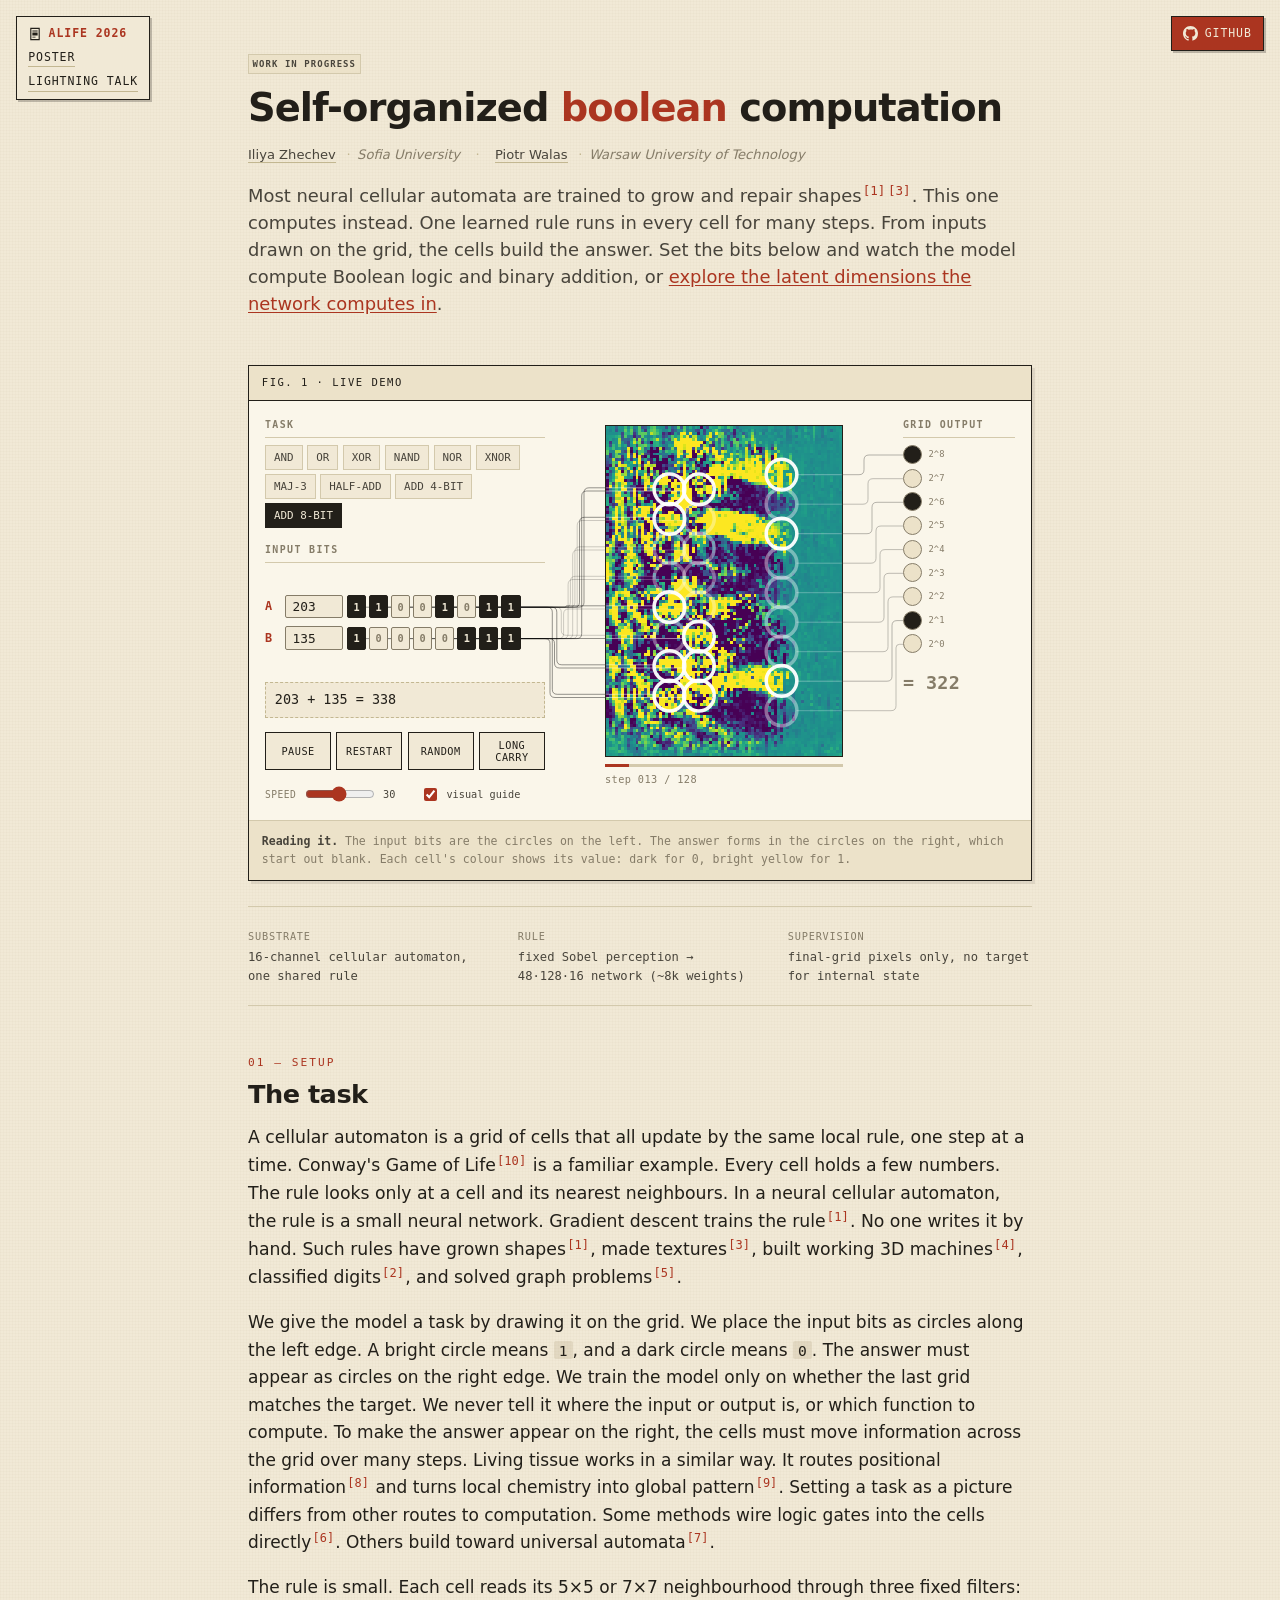
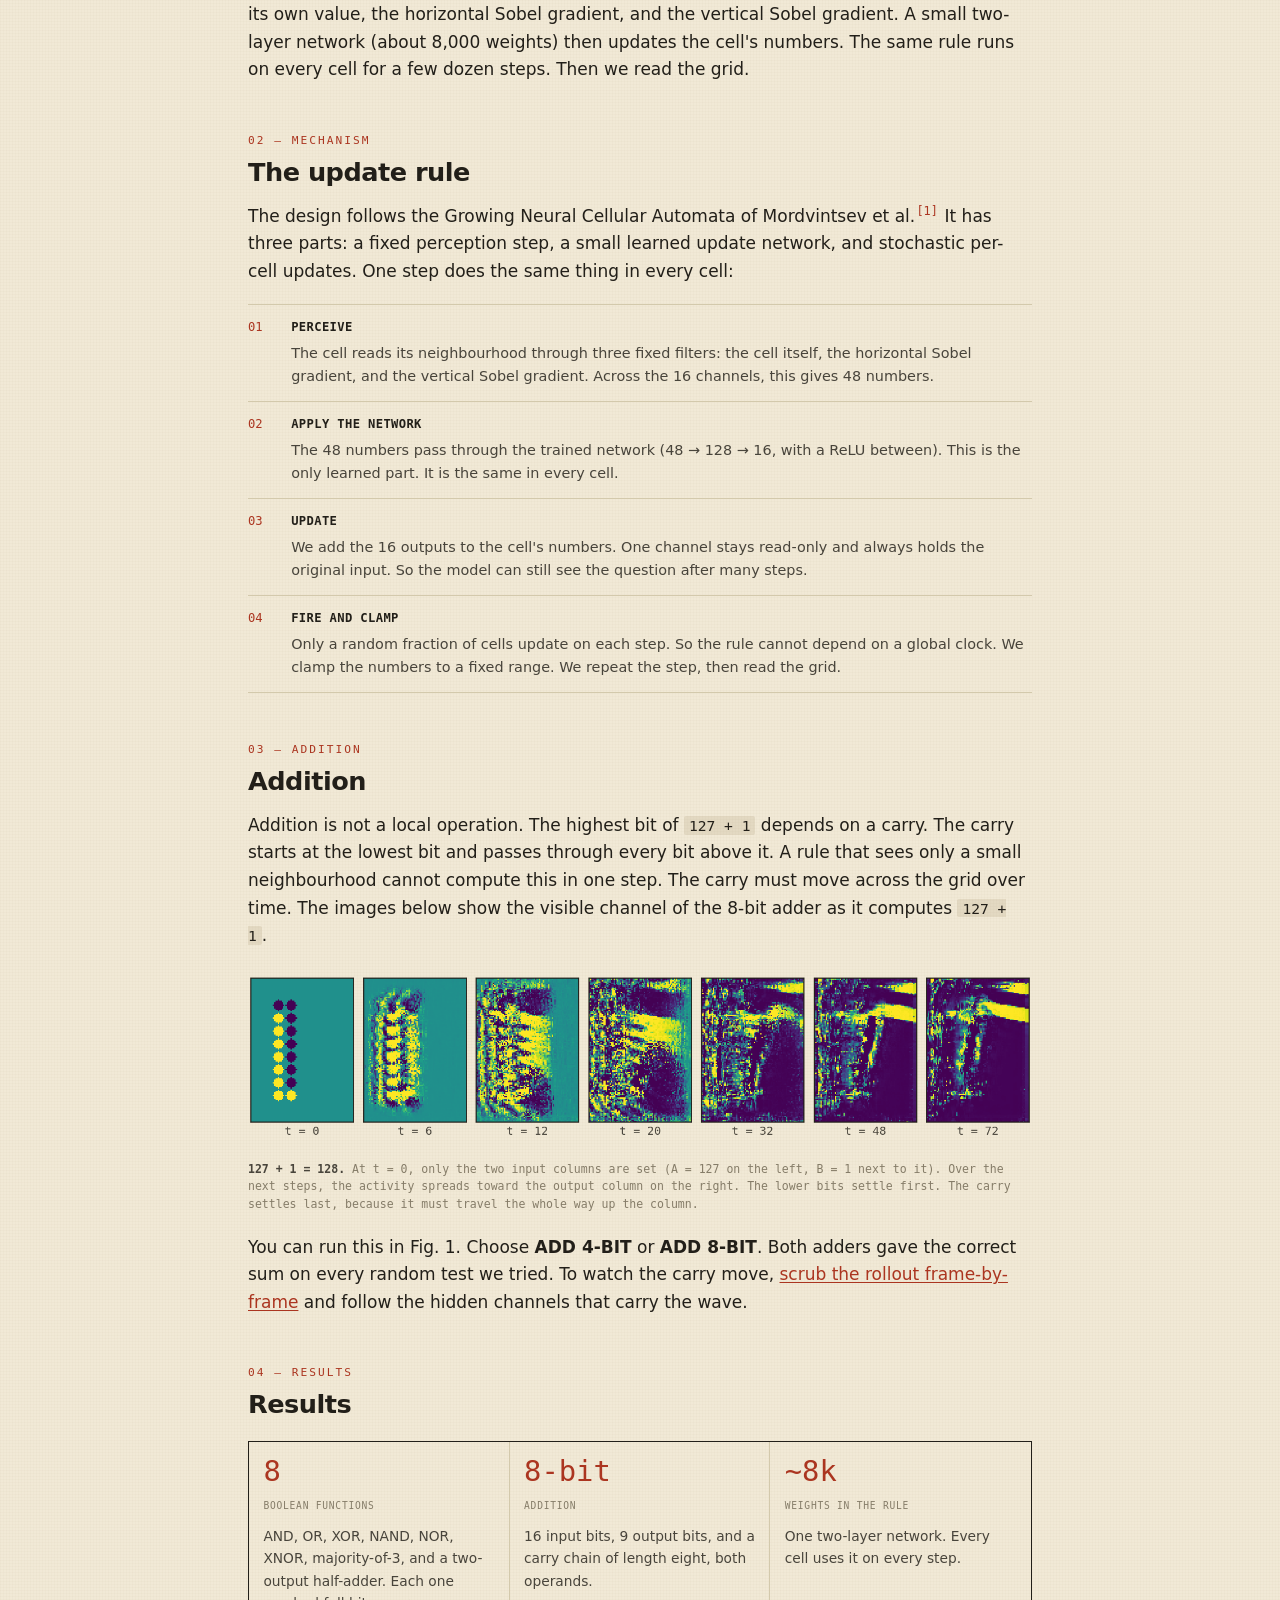
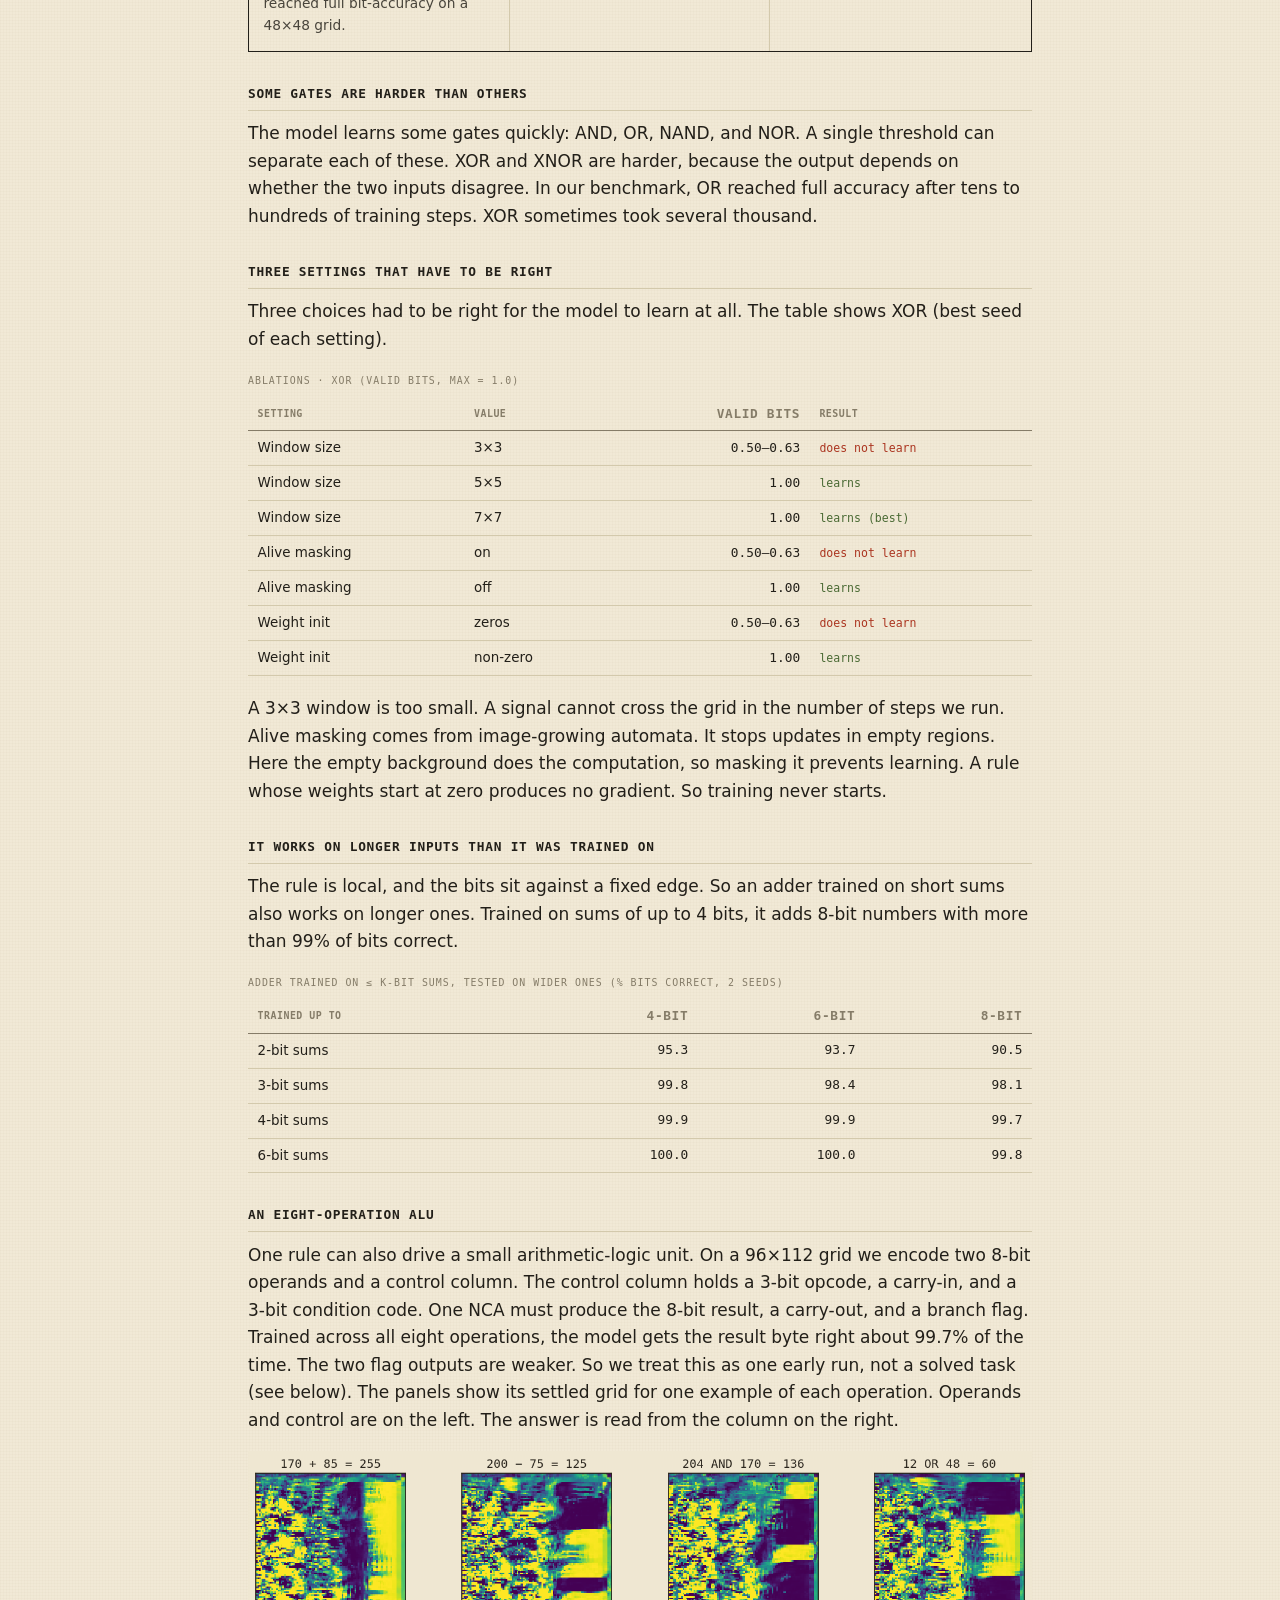
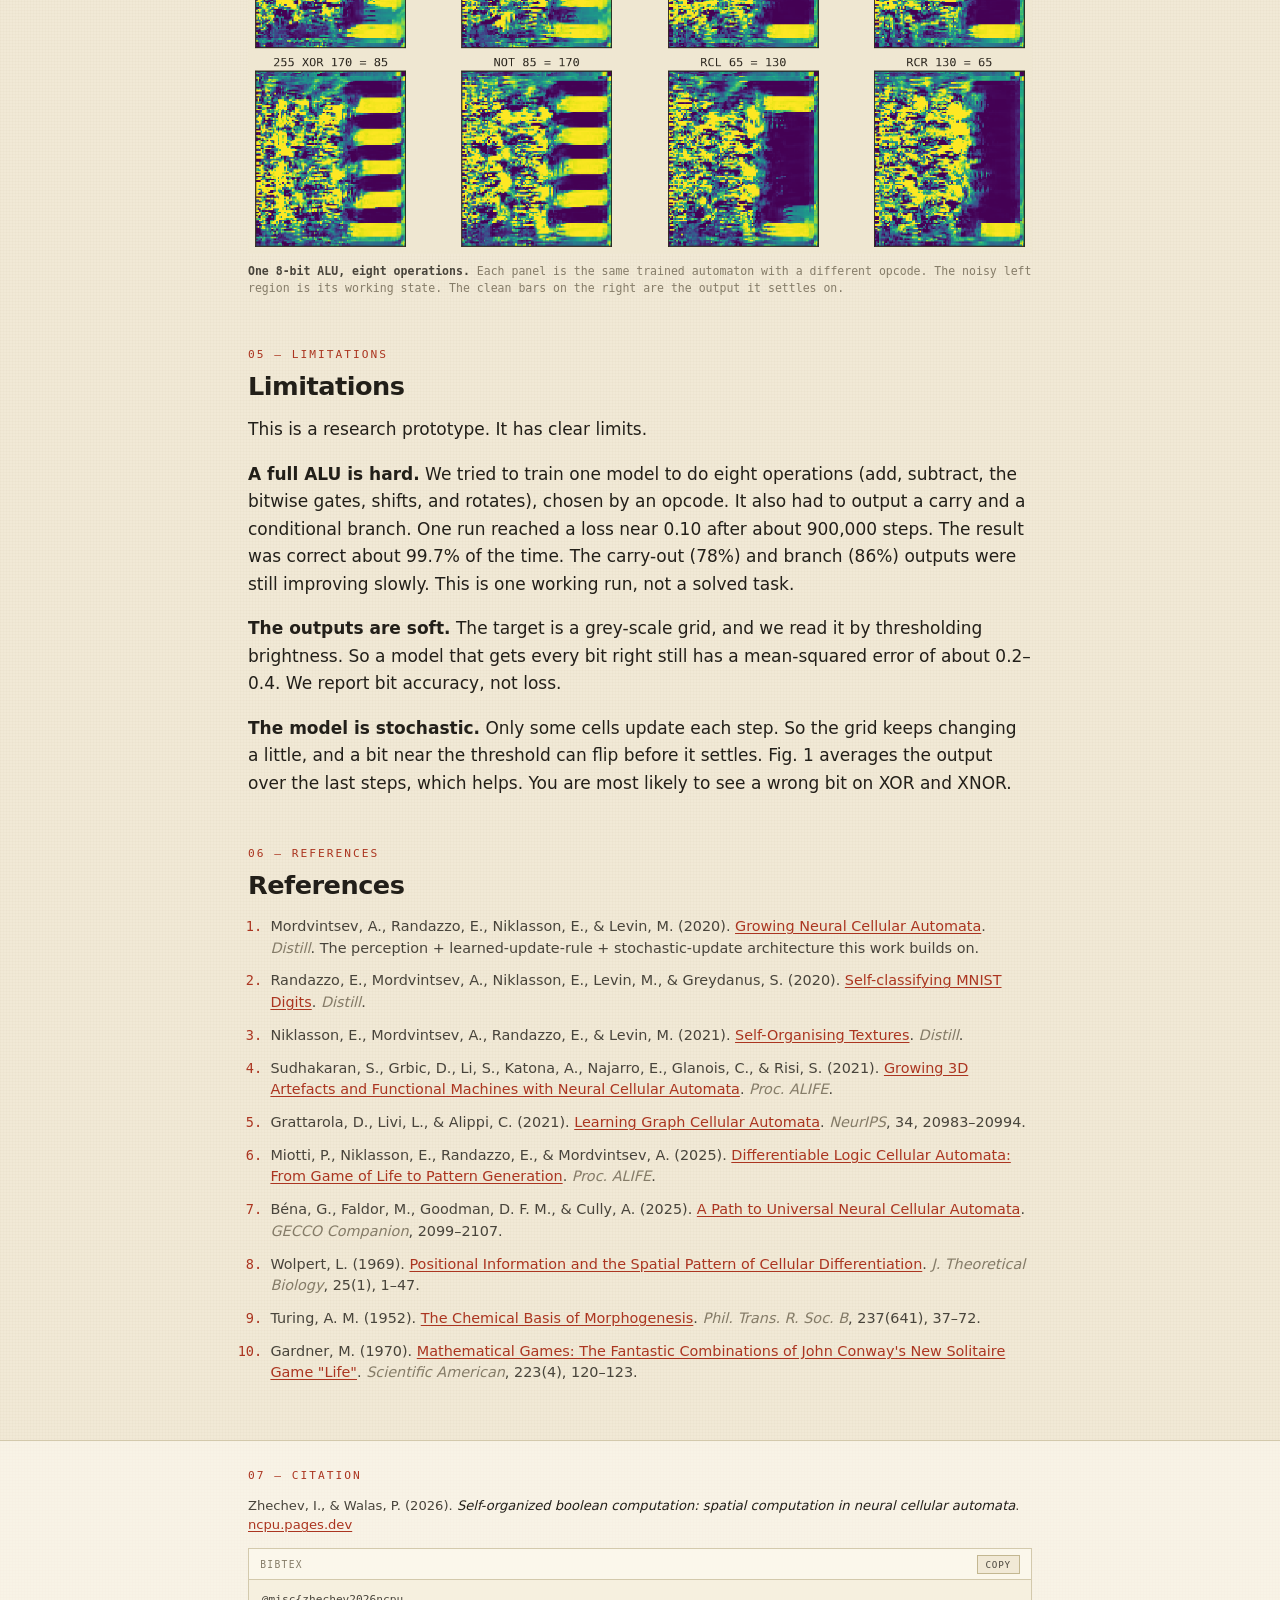
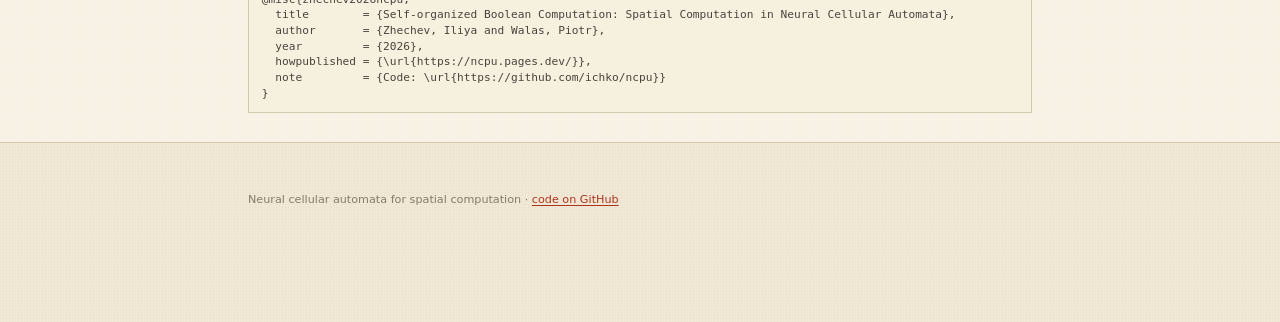
<file: index.html>
<!DOCTYPE html>
<html lang="en">
<head>
<meta charset="utf-8" />
<meta name="viewport" content="width=device-width, initial-scale=1" />
<title>Self-organized boolean computation</title>
<link rel="icon" type="image/svg+xml" href="favicon.svg" />
<meta name="description" content="A neural cellular automaton — one small rule per cell — trained to perform Boolean logic and binary addition, running live in the browser." />
<link rel="stylesheet" href="css/style.css" />
</head>
<body>

<div class="credit">
  <span class="hd">
    <svg viewBox="0 0 16 16" aria-hidden="true"><path fill="none" stroke="currentColor" stroke-width="1.3" d="M3.2 1.6h9.6v12.8H3.2z"/><path fill="currentColor" d="M5 4h6v1.1H5zM5 6.4h6v3.4H5zM5 11h3.6v1.1H5z"/></svg>
    <span class="yr">ALIFE 2026</span>
  </span>
  <a href="alife2026-poster.pdf" target="_blank" rel="noopener"
     title="Open the conference poster (PDF)">poster</a>
  <a href="talk.html" title="The lightning-talk slides">lightning talk</a>
</div>
<a class="gh-btn" href="https://github.com/ichko/ncpu" target="_blank" rel="noopener" aria-label="View source on GitHub">
  <svg viewBox="0 0 16 16" aria-hidden="true"><path fill="currentColor" d="M8 0C3.58 0 0 3.58 0 8c0 3.54 2.29 6.53 5.47 7.59.4.07.55-.17.55-.38 0-.19-.01-.82-.01-1.49-2.01.37-2.53-.49-2.69-.94-.09-.23-.48-.94-.82-1.13-.28-.15-.68-.52-.01-.53.63-.01 1.08.58 1.23.82.72 1.21 1.87.87 2.33.66.07-.52.28-.87.51-1.07-1.78-.2-3.64-.89-3.64-3.95 0-.87.31-1.59.82-2.15-.08-.2-.36-1.02.08-2.12 0 0 .67-.21 2.2.82a7.6 7.6 0 012-.27c.68 0 1.36.09 2 .27 1.53-1.03 2.2-.82 2.2-.82.44 1.1.16 1.92.08 2.12.51.56.82 1.27.82 2.15 0 3.07-1.87 3.75-3.65 3.95.29.25.54.73.54 1.48 0 1.07-.01 1.93-.01 2.2 0 .21.15.46.55.38A8.01 8.01 0 0016 8c0-4.42-3.58-8-8-8z"/></svg>
  <span>GitHub</span>
</a>

<div class="wrap">

  <header class="masthead">
    <div style="margin-bottom:0.7rem;">
      <span class="wip">Work in progress</span>
    </div>
    <h1 class="title">Self-organized <em>boolean</em> computation</h1>
    <p class="byline"><a class="name" href="https://ichko.github.io" target="_blank" rel="noopener">Iliya Zhechev</a> <span class="aff">Sofia University</span> <span class="sep">·</span> <a class="name" href="https://peterwaiiace.github.io/me.github.io/" target="_blank" rel="noopener">Piotr Walas</a> <span class="aff">Warsaw University of Technology</span></p>
    <p class="subtitle">Most neural cellular automata are trained to grow and repair shapes<a href="#ref-1" class="cite">1</a><a href="#ref-3" class="cite">3</a>. This one computes instead. One learned rule runs in every cell for many steps. From inputs drawn on the grid, the cells build the answer. Set the bits below and watch the model compute Boolean logic and binary addition, or <a href="carry_tsne.html">explore the latent dimensions the network computes in</a>.</p>
  </header>

  <!-- DEMO -->
  <section id="fig1">
    <div class="panelbox">
      <div class="hd"><span>Fig. 1 · Live Demo</span><span class="rt" id="simStatus"></span></div>
      <div class="bd">
        <div class="demo" id="demo">
          <svg class="connectors" id="connSvg" aria-hidden="true"></svg>

          <!-- INPUT side — aligned with the input circles on the grid's left edge -->
          <div class="col col-in">
            <div><h4>Task</h4><div class="tabs" id="taskTabs"></div></div>
            <div><h4>Input bits</h4><div id="inputBits"></div><div class="expr" id="exprLine"></div></div>
            <div class="btn-row">
              <button class="ctl" id="playBtn">Pause</button>
              <button class="ctl" id="againBtn">Restart</button>
              <button class="ctl" id="randBtn">Random</button>
              <button class="ctl" id="carryBtn">Long carry</button>
            </div>
            <div class="knobs">
              <span class="knob"><span class="lab">speed</span><input type="range" id="fpsSlider" min="2" max="60" value="30" /><span class="val" id="fpsVal">30</span></span>
              <label class="toggle"><input type="checkbox" id="debugToggle" /> visual guide</label>
            </div>
          </div>

          <!-- the automaton -->
          <div class="stage">
            <div class="screen" id="screen">
              <div class="plate-wrap">
                <div class="plate" id="plate">
                  <canvas id="field"></canvas>
                  <svg class="overlay" id="ioOverlay" preserveAspectRatio="none"></svg>
                </div>
                <div class="progress">
                  <div class="pbar"><i id="pbar"></i></div>
                  <div class="pmeta">step <span id="pstep">000</span> / <span id="phorizon">000</span></div>
                </div>
              </div>
            </div>
          </div>

          <!-- OUTPUT side — aligned with the output circles on the grid's right edge -->
          <div class="col col-out">
            <div><h4>Grid output</h4><div class="readout" id="outputReadout"></div></div>
            <div class="live-num" id="liveNum"></div>
          </div>
        </div>
      </div>
      <div class="caption"><b>Reading it.</b> The input bits are the circles on the left. The answer forms in the circles on the right, which start out blank. Each cell's colour shows its value: dark for 0, bright yellow for 1.</div>
    </div>

    <div class="spec">
      <div><div class="lab">Substrate</div>16-channel cellular automaton, one shared rule</div>
      <div><div class="lab">Rule</div>fixed Sobel perception → 48·128·16 network (~8k weights)</div>
      <div><div class="lab">Supervision</div>final-grid pixels only, no target for internal state</div>
    </div>
  </section>

  <!-- 01 -->
  <section id="setup">
    <div class="seclabel">01 — Setup</div>
    <h2>The task</h2>
    <p class="lead">A cellular automaton is a grid of cells that all update by the same local rule, one step at a time. Conway's Game of Life<a href="#ref-10" class="cite">10</a> is a familiar example. Every cell holds a few numbers. The rule looks only at a cell and its nearest neighbours. In a neural cellular automaton, the rule is a small neural network. Gradient descent trains the rule<a href="#ref-1" class="cite">1</a>. No one writes it by hand. Such rules have grown shapes<a href="#ref-1" class="cite">1</a>, made textures<a href="#ref-3" class="cite">3</a>, built working 3D machines<a href="#ref-4" class="cite">4</a>, classified digits<a href="#ref-2" class="cite">2</a>, and solved graph problems<a href="#ref-5" class="cite">5</a>.</p>
    <p>We give the model a task by drawing it on the grid. We place the input bits as circles along the left edge. A bright circle means <code>1</code>, and a dark circle means <code>0</code>. The answer must appear as circles on the right edge. We train the model only on whether the last grid matches the target. We never tell it where the input or output is, or which function to compute. To make the answer appear on the right, the cells must move information across the grid over many steps. Living tissue works in a similar way. It routes positional information<a href="#ref-8" class="cite">8</a> and turns local chemistry into global pattern<a href="#ref-9" class="cite">9</a>. Setting a task as a picture differs from other routes to computation. Some methods wire logic gates into the cells directly<a href="#ref-6" class="cite">6</a>. Others build toward universal automata<a href="#ref-7" class="cite">7</a>.</p>
    <p>The rule is small. Each cell reads its 5×5 or 7×7 neighbourhood through three fixed filters: its own value, the horizontal Sobel gradient, and the vertical Sobel gradient. A small two-layer network (about 8,000 weights) then updates the cell's numbers. The same rule runs on every cell for a few dozen steps. Then we read the grid.</p>
  </section>

  <!-- 02 -->
  <section id="step">
    <div class="seclabel">02 — Mechanism</div>
    <h2>The update rule</h2>
    <p>The design follows the Growing Neural Cellular Automata of Mordvintsev et al.<a href="#ref-1" class="cite">1</a> It has three parts: a fixed perception step, a small learned update network, and stochastic per-cell updates. One step does the same thing in every cell:</p>
    <div class="steps">
      <div class="step-item"><div class="st-body"><h4>Perceive</h4><p>The cell reads its neighbourhood through three fixed filters: the cell itself, the horizontal Sobel gradient, and the vertical Sobel gradient. Across the 16 channels, this gives 48 numbers.</p></div></div>
      <div class="step-item"><div class="st-body"><h4>Apply the network</h4><p>The 48 numbers pass through the trained network (48 → 128 → 16, with a ReLU between). This is the only learned part. It is the same in every cell.</p></div></div>
      <div class="step-item"><div class="st-body"><h4>Update</h4><p>We add the 16 outputs to the cell's numbers. One channel stays read-only and always holds the original input. So the model can still see the question after many steps.</p></div></div>
      <div class="step-item"><div class="st-body"><h4>Fire and clamp</h4><p>Only a random fraction of cells update on each step. So the rule cannot depend on a global clock. We clamp the numbers to a fixed range. We repeat the step, then read the grid.</p></div></div>
    </div>
  </section>

  <!-- 03 -->
  <section id="carry">
    <div class="seclabel">03 — Addition</div>
    <h2>Addition</h2>
    <p>Addition is not a local operation. The highest bit of <code>127 + 1</code> depends on a carry. The carry starts at the lowest bit and passes through every bit above it. A rule that sees only a small neighbourhood cannot compute this in one step. The carry must move across the grid over time. The images below show the visible channel of the 8-bit adder as it computes <code>127 + 1</code>.</p>
    <figure class="fig">
      <img src="assets/carry_8bit.png" alt="Eight snapshots of the 8-bit adder computing 127 + 1: activity spreads from the two input columns to the output column, and the carry settles last." />
      <figcaption><b>127 + 1 = 128.</b> At <span class="mono">t = 0</span>, only the two input columns are set (A = 127 on the left, B = 1 next to it). Over the next steps, the activity spreads toward the output column on the right. The lower bits settle first. The carry settles last, because it must travel the whole way up the column.</figcaption>
    </figure>
    <p>You can run this in Fig. 1. Choose <b>ADD 4-BIT</b> or <b>ADD 8-BIT</b>. Both adders gave the correct sum on every random test we tried. To watch the carry move, <a href="carry_tsne.html">scrub the rollout frame-by-frame</a> and follow the hidden channels that carry the wave.</p>
  </section>

  <!-- 04 -->
  <section id="findings">
    <div class="seclabel">04 — Results</div>
    <h2>Results</h2>
    <div class="cards">
      <div class="card"><span class="k">8</span><span class="kt">Boolean functions</span><p>AND, OR, XOR, NAND, NOR, XNOR, majority-of-3, and a two-output half-adder. Each one reached full bit-accuracy on a 48×48 grid.</p></div>
      <div class="card"><span class="k">8-bit</span><span class="kt">Addition</span><p>16 input bits, 9 output bits, and a carry chain of length eight, both operands.</p></div>
      <div class="card"><span class="k">~8k</span><span class="kt">Weights in the rule</span><p>One two-layer network. Every cell uses it on every step.</p></div>
    </div>

    <h3>Some gates are harder than others</h3>
    <p>The model learns some gates quickly: AND, OR, NAND, and NOR. A single threshold can separate each of these. XOR and XNOR are harder, because the output depends on whether the two inputs disagree. In our benchmark, OR reached full accuracy after tens to hundreds of training steps. XOR sometimes took several thousand.</p>

    <h3>Three settings that have to be right</h3>
    <p>Three choices had to be right for the model to learn at all. The table shows XOR (best seed of each setting).</p>
    <table class="data">
      <caption>Ablations · XOR (valid bits, max = 1.0)</caption>
      <thead><tr><th>Setting</th><th>Value</th><th class="num">Valid bits</th><th>Result</th></tr></thead>
      <tbody>
        <tr><td>Window size</td><td>3×3</td><td class="num">0.50–0.63</td><td><span class="tag-fail">does not learn</span></td></tr>
        <tr><td>Window size</td><td>5×5</td><td class="num">1.00</td><td><span class="tag-pass">learns</span></td></tr>
        <tr><td>Window size</td><td>7×7</td><td class="num">1.00</td><td><span class="tag-pass">learns (best)</span></td></tr>
        <tr><td>Alive masking</td><td>on</td><td class="num">0.50–0.63</td><td><span class="tag-fail">does not learn</span></td></tr>
        <tr><td>Alive masking</td><td>off</td><td class="num">1.00</td><td><span class="tag-pass">learns</span></td></tr>
        <tr><td>Weight init</td><td>zeros</td><td class="num">0.50–0.63</td><td><span class="tag-fail">does not learn</span></td></tr>
        <tr><td>Weight init</td><td>non-zero</td><td class="num">1.00</td><td><span class="tag-pass">learns</span></td></tr>
      </tbody>
    </table>
    <p>A 3×3 window is too small. A signal cannot cross the grid in the number of steps we run. Alive masking comes from image-growing automata. It stops updates in empty regions. Here the empty background does the computation, so masking it prevents learning. A rule whose weights start at zero produces no gradient. So training never starts.</p>

    <h3>It works on longer inputs than it was trained on</h3>
    <p>The rule is local, and the bits sit against a fixed edge. So an adder trained on short sums also works on longer ones. Trained on sums of up to 4 bits, it adds 8-bit numbers with more than 99% of bits correct.</p>
    <table class="data">
      <caption>Adder trained on ≤ k-bit sums, tested on wider ones (% bits correct, 2 seeds)</caption>
      <thead><tr><th>Trained up to</th><th class="num">4-bit</th><th class="num">6-bit</th><th class="num">8-bit</th></tr></thead>
      <tbody>
        <tr><td>2-bit sums</td><td class="num">95.3</td><td class="num">93.7</td><td class="num">90.5</td></tr>
        <tr><td>3-bit sums</td><td class="num">99.8</td><td class="num">98.4</td><td class="num">98.1</td></tr>
        <tr><td>4-bit sums</td><td class="num">99.9</td><td class="num">99.9</td><td class="num">99.7</td></tr>
        <tr><td>6-bit sums</td><td class="num">100.0</td><td class="num">100.0</td><td class="num">99.8</td></tr>
      </tbody>
    </table>

    <h3>An eight-operation ALU</h3>
    <p>One rule can also drive a small arithmetic-logic unit. On a 96×112 grid we encode two 8-bit operands and a control column. The control column holds a 3-bit opcode, a carry-in, and a 3-bit condition code. One NCA must produce the 8-bit result, a carry-out, and a branch flag. Trained across all eight operations, the model gets the result byte right about 99.7% of the time. The two flag outputs are weaker. So we treat this as one early run, not a solved task (see below). The panels show its settled grid for one example of each operation. Operands and control are on the left. The answer is read from the column on the right.</p>
    <figure class="fig">
      <img src="assets/alu_batch.png" alt="Eight panels, one per ALU operation (add, subtract, AND, OR, XOR, NOT, rotate-left, rotate-right), each showing the automaton's settled grid with the result read from the right-hand column." />
      <figcaption><b>One 8-bit ALU, eight operations.</b> Each panel is the same trained automaton with a different opcode. The noisy left region is its working state. The clean bars on the right are the output it settles on.</figcaption>
    </figure>
  </section>

  <!-- 05 -->
  <section id="limits">
    <div class="seclabel">05 — Limitations</div>
    <h2>Limitations</h2>
    <p>This is a research prototype. It has clear limits.</p>
    <p><strong>A full ALU is hard.</strong> We tried to train one model to do eight operations (add, subtract, the bitwise gates, shifts, and rotates), chosen by an opcode. It also had to output a carry and a conditional branch. One run reached a loss near 0.10 after about 900,000 steps. The result was correct about 99.7% of the time. The carry-out (78%) and branch (86%) outputs were still improving slowly. This is one working run, not a solved task.</p>
    <p><strong>The outputs are soft.</strong> The target is a grey-scale grid, and we read it by thresholding brightness. So a model that gets every bit right still has a mean-squared error of about 0.2–0.4. We report bit accuracy, not loss.</p>
    <p><strong>The model is stochastic.</strong> Only some cells update each step. So the grid keeps changing a little, and a bit near the threshold can flip before it settles. Fig. 1 averages the output over the last steps, which helps. You are most likely to see a wrong bit on XOR and XNOR.</p>
  </section>

  <!-- 06 -->
  <section id="refs">
    <div class="seclabel">06 — References</div>
    <h2>References</h2>
    <ol class="refs">
      <li id="ref-1">Mordvintsev, A., Randazzo, E., Niklasson, E., &amp; Levin, M. (2020). <a href="https://distill.pub/2020/growing-ca/">Growing Neural Cellular Automata</a>. <em>Distill</em>. The perception + learned-update-rule + stochastic-update architecture this work builds on.</li>
      <li id="ref-2">Randazzo, E., Mordvintsev, A., Niklasson, E., Levin, M., &amp; Greydanus, S. (2020). <a href="https://distill.pub/2020/selforg/mnist/">Self-classifying MNIST Digits</a>. <em>Distill</em>.</li>
      <li id="ref-3">Niklasson, E., Mordvintsev, A., Randazzo, E., &amp; Levin, M. (2021). <a href="https://distill.pub/selforg/2021/textures/">Self-Organising Textures</a>. <em>Distill</em>.</li>
      <li id="ref-4">Sudhakaran, S., Grbic, D., Li, S., Katona, A., Najarro, E., Glanois, C., &amp; Risi, S. (2021). <a href="https://arxiv.org/abs/2103.08737">Growing 3D Artefacts and Functional Machines with Neural Cellular Automata</a>. <em>Proc. ALIFE</em>.</li>
      <li id="ref-5">Grattarola, D., Livi, L., &amp; Alippi, C. (2021). <a href="https://arxiv.org/abs/2110.14237">Learning Graph Cellular Automata</a>. <em>NeurIPS</em>, 34, 20983–20994.</li>
      <li id="ref-6">Miotti, P., Niklasson, E., Randazzo, E., &amp; Mordvintsev, A. (2025). <a href="https://google-research.github.io/self-organising-systems/difflogic-ca/">Differentiable Logic Cellular Automata: From Game of Life to Pattern Generation</a>. <em>Proc. ALIFE</em>.</li>
      <li id="ref-7">Béna, G., Faldor, M., Goodman, D. F. M., &amp; Cully, A. (2025). <a href="https://doi.org/10.1145/3712255.3734310">A Path to Universal Neural Cellular Automata</a>. <em>GECCO Companion</em>, 2099–2107.</li>
      <li id="ref-8">Wolpert, L. (1969). <a href="https://doi.org/10.1016/S0022-5193(69)80016-0">Positional Information and the Spatial Pattern of Cellular Differentiation</a>. <em>J. Theoretical Biology</em>, 25(1), 1–47.</li>
      <li id="ref-9">Turing, A. M. (1952). <a href="https://doi.org/10.1098/rstb.1952.0012">The Chemical Basis of Morphogenesis</a>. <em>Phil. Trans. R. Soc. B</em>, 237(641), 37–72.</li>
      <li id="ref-10">Gardner, M. (1970). <a href="https://doi.org/10.1038/scientificamerican1070-120">Mathematical Games: The Fantastic Combinations of John Conway's New Solitaire Game "Life"</a>. <em>Scientific American</em>, 223(4), 120–123.</li>
    </ol>
  </section>

  <!-- 07 -->
  <section id="citation" class="citeband">
    <div class="citeband-inner">
      <div class="seclabel">07 — Citation</div>
      <p class="cite-line">Zhechev, I., &amp; Walas, P. (2026). <em>Self-organized boolean computation: spatial computation in neural cellular automata</em>. <a href="https://ncpu.pages.dev/">ncpu.pages.dev</a></p>
      <div class="bibbox">
        <div class="hd"><span>BibTeX</span><button type="button" class="copybtn" id="copyBib">Copy</button></div>
        <pre id="bibtex"><code>@misc{zhechev2026ncpu,
  title        = {Self-organized Boolean Computation: Spatial Computation in Neural Cellular Automata},
  author       = {Zhechev, Iliya and Walas, Piotr},
  year         = {2026},
  howpublished = {\url{https://ncpu.pages.dev/}},
  note         = {Code: \url{https://github.com/ichko/ncpu}}
}</code></pre>
      </div>
    </div>
  </section>

  <footer>
    <p class="mono">Neural cellular automata for spatial computation · <a href="https://github.com/ichko/ncpu">code on GitHub</a></p>
  </footer>

</div>
<script type="module" src="js/app.js"></script>
<script>
  // copy the BibTeX entry; falls back to a manual selection when the clipboard is blocked
  document.getElementById('copyBib').addEventListener('click', (e) => {
    const btn = e.currentTarget;
    const text = document.getElementById('bibtex').innerText;
    navigator.clipboard.writeText(text).then(() => {
      btn.textContent = 'Copied';
      setTimeout(() => { btn.textContent = 'Copy'; }, 1500);
    }).catch(() => {
      const r = document.createRange();
      r.selectNodeContents(document.getElementById('bibtex'));
      const s = window.getSelection();
      s.removeAllRanges();
      s.addRange(r);
      btn.textContent = 'Select all';
    });
  });
</script>
</body>
</html>
</file>
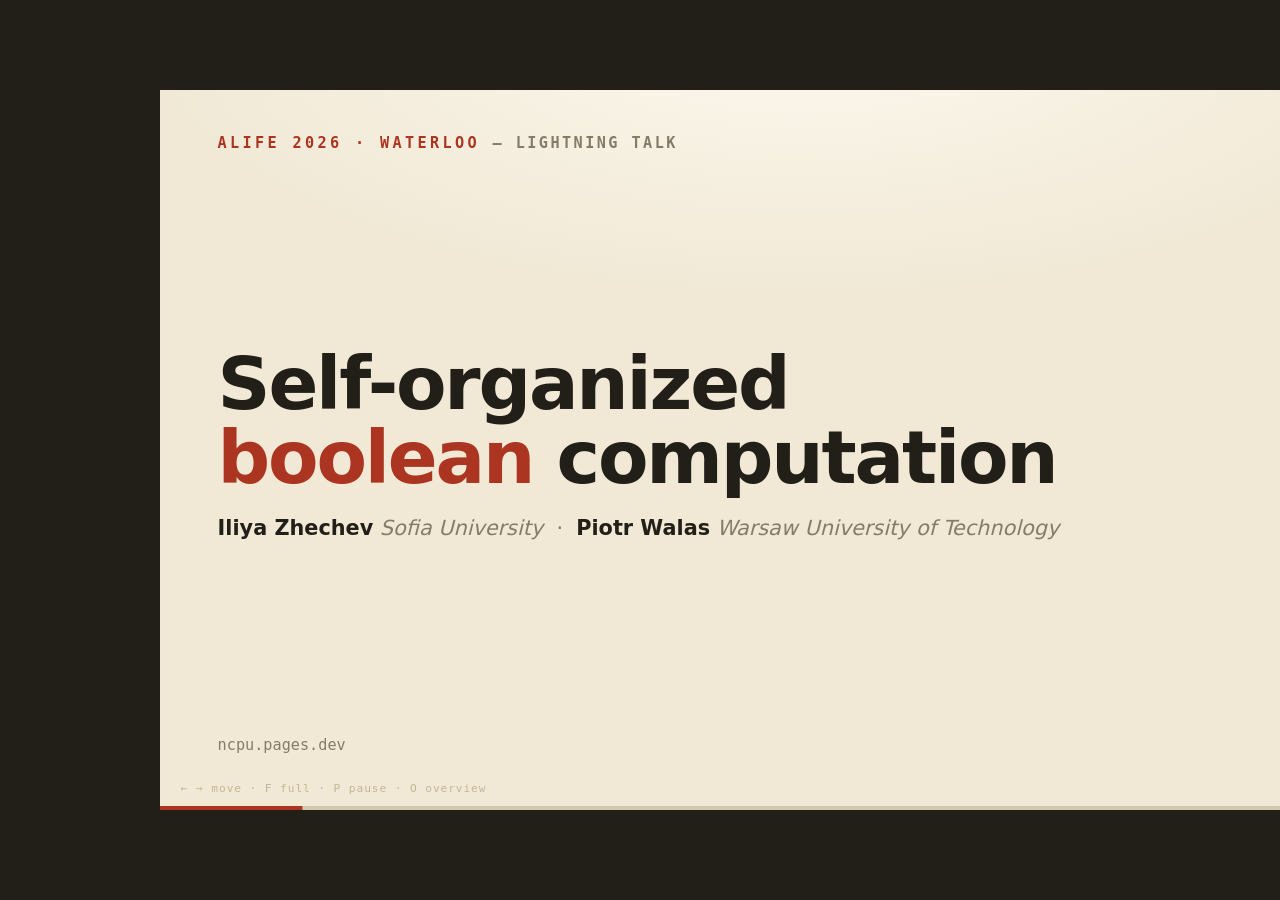
<file: talk.html>
<!DOCTYPE html>
<html lang="en">
<head>
<meta charset="utf-8" />
<meta name="viewport" content="width=device-width, initial-scale=1" />
<title>Self-organized boolean computation — lightning talk</title>
<link rel="icon" type="image/svg+xml" href="favicon.svg" />
<meta name="description" content="Lightning talk: a neural cellular automaton trained to compute Boolean logic and 8-bit binary addition." />
<style>
/* ==========================================================================
   Lightning talk. Same palette and chrome as the rest of the site.

   The rollouts are not video. demo/data holds every frame of a run tiled
   horizontally at one pixel per cell, which is already a sprite sheet, so a
   `steps()` animation walks it: 129 frames cost ~550 KB as a PNG against 6.6 MB
   as a GIF, and the frames stay exact and pausable. Scaling is done with a
   transform rather than background-size, so the browser never has to rasterise
   a 41000px-wide background.

   Keys: arrows / space to move, F fullscreen, P pause, O overview.
   ========================================================================== */

:root {
  --paper:   #f1e9d6;
  --paper-2: #ece2c9;
  --panel:   #faf6ea;
  --ink:     #221f19;
  --ink-2:   #48443b;
  --ink-3:   #857c68;
  --rule:    #d3c9ac;
  --rule-2:  #c3b791;
  --accent:  #ab3520;
  --ok:      #4a6a34;
  --mono: ui-monospace, "SF Mono", "JetBrains Mono", "DejaVu Sans Mono", Menlo, Consolas, monospace;
  --sans: system-ui, -apple-system, "Segoe UI", Roboto, Helvetica, Arial, sans-serif;
  --z: 3;                       /* rollout zoom, overridden per slide */
}
* { box-sizing: border-box; }
html, body { margin: 0; height: 100%; background: var(--ink); }
body { font-family: var(--sans); color: var(--ink); overflow: hidden; }

/* ---- the stage: a fixed 16:9 sheet scaled to whatever the window is ------- */
#stage { position: fixed; inset: 0; display: grid; place-items: center; }
#deck {
  width: 1600px; height: 900px; position: relative;
  background: var(--paper);
  background-image: radial-gradient(1200px 500px at 50% -10%, rgba(255,252,244,0.8), transparent 70%);
  overflow: hidden;
}

section.slide {
  position: absolute; inset: 0;
  padding: 54px 72px 68px;
  display: none; flex-direction: column;
}
section.slide.on { display: flex; }

/* ---- shared type --------------------------------------------------------- */
.kicker { font-family: var(--mono); font-size: 19px; font-weight: 700; letter-spacing: 0.22em;
          text-transform: uppercase; color: var(--accent); margin-bottom: 18px; flex: 0 0 auto; }
.kicker .dim { color: var(--ink-3); letter-spacing: 0.16em; }
h1 { font-size: 92px; font-weight: 800; letter-spacing: -0.03em; line-height: 1.0; margin: 0; }
h1 em { font-style: normal; color: var(--accent); }
h2 { font-size: 52px; font-weight: 800; letter-spacing: -0.02em; line-height: 1.05;
     margin: 0 0 10px; flex: 0 0 auto; }
h2 em { font-style: normal; color: var(--accent); }
p.sub { font-size: 27px; line-height: 1.4; color: var(--ink-2); margin: 0; max-width: 1150px; }
p.sub b { color: var(--ink); font-weight: 700; }
.mid { flex: 1; display: flex; align-items: center; justify-content: center; gap: 54px; min-height: 0; }
.note { font-family: var(--mono); font-size: 19px; line-height: 1.5; color: var(--ink-3);
        flex: 0 0 auto; margin-top: 14px; }
.note b { color: var(--ink-2); font-weight: 700; }
code { font-family: var(--mono); font-size: 0.92em; background: rgba(120,96,50,0.14);
       padding: 0.05em 0.3em; border-radius: 3px; }

/* ---- the rollout sprite --------------------------------------------------- */
.filmbox { position: relative; overflow: hidden; flex: 0 0 auto;
           width: calc(var(--fw, 80px) * var(--z)); height: calc(112px * var(--z));
           border: 2px solid var(--ink); box-shadow: 6px 6px 0 rgba(34,31,25,0.12); }
.film { position: absolute; top: 0; left: 0; --fw: 80px; --sheet: 10320px;
        width: var(--fw); height: 112px;
        transform: scale(var(--z)); transform-origin: top left;
        image-rendering: pixelated;
        background-repeat: no-repeat; background-size: var(--sheet) 112px;
        animation: play var(--dur, 7.6s) steps(129) infinite; }
/* The hold on frame 0 lives inside the keyframes rather than in animation-delay,
   so it comes back on every loop instead of only before the first pass.
   0.5s of a 7.6s cycle is 6.6%. */
@keyframes play {
  0%, 6.6% { background-position-x: 0; }
  100%     { background-position-x: calc(-1 * var(--sheet)); }
}
body.paused .film { animation-play-state: paused; }
/* the ALU grid is wider (96 cells) and its rollout shorter (65 frames, the
   horizon it was evaluated at), so it gets its own sheet size and keyframes */
.filmbox.alu { --fw: 96px; }
.film.alu { --fw: 96px; --dur: 4.1s; animation-name: play-alu; }
@keyframes play-alu {
  0%, 12.2% { background-position-x: 0; }
  100%      { background-position-x: calc(-1 * var(--sheet)); }
}

/* the opening rollout waits a full second: 1s of an 8.1s cycle */
.film.slow { --dur: 8.1s; animation-name: play-slow; }
@keyframes play-slow {
  0%, 12.3% { background-position-x: 0; }
  100%      { background-position-x: calc(-1 * var(--sheet)); }
}
.cap { font-family: var(--mono); font-size: 18px; color: var(--ink-3); text-align: center;
       margin-top: 12px; letter-spacing: 0.04em; }
.cap b { color: var(--accent); font-weight: 700; }
.stack { display: flex; flex-direction: column; align-items: center; }

/* ---- big numbers ---------------------------------------------------------- */
.stats { display: flex; gap: 0; border: 2px solid var(--ink); background: var(--panel);
         box-shadow: 6px 6px 0 rgba(34,31,25,0.12); }
.stat { flex: 1; padding: 30px 32px; }
.stat + .stat { border-left: 1px solid var(--rule); }
.stat .k { font-family: var(--mono); font-size: 62px; font-weight: 700; color: var(--accent);
           line-height: 1; display: block; }
.stat .t { font-family: var(--mono); font-size: 17px; letter-spacing: 0.12em; text-transform: uppercase;
           color: var(--ink-3); display: block; margin: 12px 0 8px; }
.stat .d { font-size: 21px; line-height: 1.35; color: var(--ink-2); }

/* ---- the extrapolation matrix --------------------------------------------- */
table.mx { border-collapse: separate; border-spacing: 6px; }
table.mx th { font-family: var(--mono); font-size: 19px; font-weight: 700; color: var(--ink-3);
              letter-spacing: 0.08em; text-transform: uppercase; text-align: right; padding-right: 10px;
              white-space: nowrap; }
table.mx thead th { text-align: center; padding: 0 0 4px; }
table.mx td { font-family: var(--mono); font-variant-numeric: tabular-nums; font-size: 29px;
              font-weight: 700; text-align: center; padding: 15px 22px; color: var(--ink); }
.s0 { background: #eef1e3; } .s1 { background: #d5dfbd; } .s2 { background: #aec293; }
.s3 { background: #7d9c60; } .s4 { background: #4a6a34; color: var(--paper); }

.alugrid { display: grid; grid-template-columns: repeat(4, auto); gap: 10px 24px;
            justify-content: center; }

.mxwrap { display: flex; flex-direction: column; }
.mxhd { font-family: var(--mono); font-size: 20px; font-weight: 700; color: var(--ink);
        letter-spacing: 0.04em; margin-bottom: 14px; }
.mxhd span { display: block; font-size: 15px; font-weight: 400; color: var(--ink-3);
             letter-spacing: 0.1em; text-transform: uppercase; margin-top: 4px; }

/* ---- misc ----------------------------------------------------------------- */
img.shot { max-width: 100%; max-height: 100%; display: block; }
/* the capture ships with its background keyed out, so it sits on the slide paper */
img.shot.cut { background: none; }
.alu { display: flex; gap: 10px; }
.alu figure { margin: 0; }
.alu img { height: 300px; display: block; border: 2px solid var(--ink); image-rendering: pixelated; }
.alu figcaption { font-family: var(--mono); font-size: 16px; color: var(--ink-2);
                  text-align: center; margin-top: 8px; }
.bullets { list-style: none; margin: 0; padding: 0; }
.bullets li { font-size: 30px; line-height: 1.35; color: var(--ink-2); padding: 20px 0;
              border-top: 1px solid var(--rule); display: flex; gap: 22px; align-items: baseline; }
.bullets li:last-child { border-bottom: 1px solid var(--rule); }
.bullets .n { font-family: var(--mono); font-size: 20px; color: var(--accent); font-weight: 700; }
.bullets b { color: var(--ink); font-weight: 700; }
.qr { width: 300px; height: 300px; background: #fff; border: 2px solid var(--ink); padding: 12px; }
.qr img { width: 100%; height: 100%; display: block; }
.url { font-family: var(--mono); font-size: 44px; font-weight: 700; color: var(--accent); }
.byline { font-family: var(--sans); font-size: 26px; color: var(--ink-3); margin: 26px 0 0; }
.byline .name { color: var(--ink); font-weight: 700; }
.byline .aff { font-style: italic; }

/* ---- chrome --------------------------------------------------------------- */
#bar { position: absolute; left: 0; right: 0; bottom: 0; height: 5px; background: var(--rule); }
#bar > i { display: block; height: 100%; background: var(--accent); width: 0; transition: width .2s; }
#num { position: absolute; right: 26px; bottom: 20px; font-family: var(--mono); font-size: 15px;
       color: var(--ink-3); letter-spacing: 0.1em; }
#help { position: absolute; left: 26px; bottom: 20px; font-family: var(--mono); font-size: 14px;
        color: var(--rule-2); letter-spacing: 0.08em; }
#overview { position: fixed; inset: 0; background: rgba(34,31,25,0.96); display: none;
            grid-template-columns: repeat(4, 1fr); gap: 14px; padding: 30px; overflow: auto;
            align-content: start; z-index: 50; }
#overview.on { display: grid; }
#overview button { background: var(--paper); border: 1px solid var(--rule-2); color: var(--ink);
                   font-family: var(--mono); font-size: 14px; text-align: left; padding: 14px;
                   cursor: pointer; line-height: 1.4; }
#overview button:hover { border-color: var(--accent); color: var(--accent); }
#overview button .i { color: var(--accent); font-weight: 700; }
</style>
</head>
<body>
<div id="stage"><div id="deck">

  <!-- 1 --------------------------------------------------------------------- -->
  <section class="slide on">
    <div class="kicker">ALIFE 2026 · Waterloo <span class="dim">— lightning talk</span></div>
    <div class="mid" style="flex-direction:column; align-items:flex-start; justify-content:center; gap:0;">
      <h1>Self-organized<br /><em>boolean</em> computation</h1>
      <p class="byline"><span class="name">Iliya Zhechev</span> <span class="aff">Sofia University</span>
         &nbsp;·&nbsp; <span class="name">Piotr Walas</span> <span class="aff">Warsaw University of Technology</span></p>
    </div>
    <div class="note">ncpu.pages.dev</div>
  </section>

  <!-- 2 --------------------------------------------------------------------- -->
  <section class="slide">
    <div class="kicker">the idea</div>
    <h2>Neural cellular automata grow shapes.<br />This one <em>computes</em>.</h2>
    <div class="mid">
      <div class="stack">
        <div class="filmbox" style="--z:4.6"><div class="film slow" data-src="film_longest"></div></div>
        <div class="cap">8-bit adder · <b>255 + 1</b> · one shared rule, 64 steps</div>
      </div>
    </div>
  </section>

  <!-- 3 --------------------------------------------------------------------- -->
  <section class="slide">
    <div class="kicker">the task</div>
    <h2>We draw the question <em>on the grid</em>.</h2>
    <div class="mid"><img class="shot cut" src="assets/talk/demo_still.png"
         alt="The live demo: input bits wired to circles on the left edge of the grid, blank output circles on the right." /></div>
    <div class="note">Bright circle = <b>1</b>, dark = <b>0</b>. The answer has to appear on the right, which starts blank.
     </div>
  </section>

  <!-- 4 --------------------------------------------------------------------- -->
  <section class="slide">
    <div class="kicker">the rule</div>
    <h2>Classic <em>NCA</em> setup.</h2>
    <div class="mid">
      <svg viewBox="0 0 1360 360" style="width:100%;height:auto" role="img"
           aria-label="One update step: perceive through three fixed filters, apply a small shared network, add the result, fire and clamp, repeat.">
        <defs>
          <marker id="ar" viewBox="0 0 10 10" refX="9" refY="5" markerWidth="6" markerHeight="6" orient="auto">
            <path d="M0 0L10 5L0 10z" fill="#48443b"/></marker>
          <marker id="ac" viewBox="0 0 10 10" refX="9" refY="5" markerWidth="6" markerHeight="6" orient="auto">
            <path d="M0 0L10 5L0 10z" fill="#ab3520"/></marker>
        </defs>
        <g font-family="ui-monospace, monospace">
          <text x="2" y="24" fill="#ab3520" font-size="20" font-weight="700">A CELL</text>
          <rect x="2" y="38" width="200" height="230" fill="#faf6ea" stroke="#221f19" stroke-width="2"/>
          <g fill="#20908c" stroke="rgba(255,255,255,.2)"><rect x="32" y="70" width="28" height="28"/><rect x="60" y="70" width="28" height="28"/><rect x="88" y="70" width="28" height="28"/><rect x="116" y="70" width="28" height="28"/><rect x="144" y="70" width="28" height="28"/><rect x="32" y="98" width="28" height="28"/><rect x="60" y="98" width="28" height="28"/><rect x="88" y="98" width="28" height="28"/><rect x="116" y="98" width="28" height="28"/><rect x="144" y="98" width="28" height="28"/><rect x="32" y="126" width="28" height="28"/><rect x="60" y="126" width="28" height="28"/><rect x="116" y="126" width="28" height="28"/><rect x="144" y="126" width="28" height="28"/><rect x="32" y="154" width="28" height="28"/><rect x="60" y="154" width="28" height="28"/><rect x="88" y="154" width="28" height="28"/><rect x="116" y="154" width="28" height="28"/><rect x="144" y="154" width="28" height="28"/><rect x="32" y="182" width="28" height="28"/><rect x="60" y="182" width="28" height="28"/><rect x="88" y="182" width="28" height="28"/><rect x="116" y="182" width="28" height="28"/><rect x="144" y="182" width="28" height="28"/></g>
          <rect x="88" y="126" width="28" height="28" fill="#fde725" stroke="#ab3520" stroke-width="3"/>
          <text x="102" y="242" fill="#857c68" font-size="16" text-anchor="middle">16 numbers · 7×7</text>
          <path d="M212 153H250" fill="none" stroke="#48443b" stroke-width="2.5" marker-end="url(#ar)"/>

          <text x="262" y="24" fill="#ab3520" font-size="20" font-weight="700">PERCEIVE</text>
          <rect x="262" y="38" width="250" height="230" fill="#faf6ea" stroke="#221f19" stroke-width="2"/>
          <g stroke="#c3b791" stroke-width="1.4">
            <rect x="288" y="90" width="60" height="60" fill="#f1e9d6"/>
            <rect x="308" y="110" width="20" height="20" fill="#221f19" stroke="none"/>
            <rect x="358" y="90" width="60" height="60" fill="#f1e9d6"/>
            <rect x="358" y="90" width="20" height="60" fill="#221f19" opacity=".8" stroke="none"/>
            <rect x="398" y="90" width="20" height="60" fill="#ab3520" opacity=".85" stroke="none"/>
            <rect x="428" y="90" width="60" height="60" fill="#f1e9d6"/>
            <rect x="428" y="90" width="60" height="20" fill="#221f19" opacity=".8" stroke="none"/>
            <rect x="428" y="130" width="60" height="20" fill="#ab3520" opacity=".85" stroke="none"/>
          </g>
          <text x="387" y="184" fill="#221f19" font-size="19" text-anchor="middle">self · ∂x · ∂y</text>
          <text x="387" y="212" fill="#857c68" font-size="16" text-anchor="middle">fixed — nothing learned</text>
          <text x="387" y="242" fill="#857c68" font-size="16" text-anchor="middle">→ 48 numbers per cell</text>
          <path d="M522 153H560" fill="none" stroke="#48443b" stroke-width="2.5" marker-end="url(#ar)"/>

          <text x="572" y="24" fill="#ab3520" font-size="20" font-weight="700">A TINY NETWORK</text>
          <rect x="572" y="38" width="250" height="230" fill="#faf6ea" stroke="#221f19" stroke-width="2"/>
          <g fill="none" stroke="#c3b791" stroke-width="1" opacity="0.9">
            <path d="M622 102L697 84M622 102L697 115M622 102L697 146M622 102L697 177M622 102L697 208M622 146L697 84M622 146L697 115M622 146L697 146M622 146L697 177M622 146L697 208M622 190L697 84M622 190L697 115M622 190L697 146M622 190L697 177M622 190L697 208M697 84L772 124M697 84L772 168M697 115L772 124M697 115L772 168M697 146L772 124M697 146L772 168M697 177L772 124M697 177L772 168M697 208L772 124M697 208L772 168"/>
          </g>
          <g fill="#48443b"><circle cx="622" cy="102" r="6"/><circle cx="622" cy="146" r="6"/><circle cx="622" cy="190" r="6"/></g>
          <g fill="#ab3520"><circle cx="697" cy="84" r="6"/><circle cx="697" cy="115" r="6"/><circle cx="697" cy="146" r="6"/><circle cx="697" cy="177" r="6"/><circle cx="697" cy="208" r="6"/></g>
          <g fill="#48443b"><circle cx="772" cy="124" r="6"/><circle cx="772" cy="168" r="6"/></g>
          <text x="697" y="236" fill="#221f19" font-size="19" text-anchor="middle">48 → 128 → 16</text>
          <text x="697" y="258" fill="#857c68" font-size="16" text-anchor="middle">~8k weights, all learned</text>
          <path d="M832 153H870" fill="none" stroke="#48443b" stroke-width="2.5" marker-end="url(#ar)"/>

          <text x="882" y="24" fill="#ab3520" font-size="20" font-weight="700">UPDATE</text>
          <rect x="882" y="38" width="250" height="230" fill="#faf6ea" stroke="#221f19" stroke-width="2"/>
          <text x="1007" y="94" fill="#221f19" font-size="26" text-anchor="middle">state += Δ</text>
          <rect x="906" y="114" width="202" height="40" fill="#f1e9d6" stroke="#c3b791" stroke-width="1.4"/>
          <text x="1007" y="140" fill="#857c68" font-size="16" text-anchor="middle">50% of cells fire</text>
          <rect x="906" y="164" width="202" height="40" fill="#f1e9d6" stroke="#c3b791" stroke-width="1.4"/>
          <text x="1007" y="190" fill="#857c68" font-size="16" text-anchor="middle">clamp to ±10</text>
          <text x="1007" y="240" fill="#857c68" font-size="16" text-anchor="middle">then read the grid</text>

          <path d="M1007 274V318H102V274" fill="none" stroke="#ab3520" stroke-width="2.5" marker-end="url(#ac)"/>
          <text x="555" y="348" fill="#ab3520" font-size="22" font-weight="700" text-anchor="middle">× 64 STEPS</text>
        </g>
      </svg>
    </div>
    <div class="note">No global clock. No controller. No memory outside the grid.</div>
  </section>

  <!-- 5 --------------------------------------------------------------------- -->
  <section class="slide">
    <div class="kicker">it works</div>
    <h2>Addition is <em>not</em> a local operation.</h2>
    <div class="mid">
      <div class="stack">
        <div class="filmbox" style="--z:4.6"><div class="film" data-src="film_two_waves"></div></div>
        <div class="cap"><b>239 + 33 = 272</b> · two separate carry runs</div>
      </div>
    </div>
    <div class="note">A cell sees a 7×7 window, so a carry cannot jump — it has to travel. Here two of them do, and they land last.</div>
  </section>

  <!-- 6 --------------------------------------------------------------------- -->
  <section class="slide">
    <div class="kicker">under the hood</div>
    <h2>We observed a <em>carry wave</em>.</h2>
    <div class="mid">
      <div class="stack">
        <div class="filmbox" style="--z:4"><div class="film" data-src="film_longest"></div></div>
        <div class="cap">visible channel</div>
      </div>
      <div class="stack">
        <div class="filmbox" style="--z:4"><div class="film" data-src="film_hidden_ch4"></div></div>
        <div class="cap">hidden channel <b>4</b></div>
      </div>
    </div>
    <div class="note">Same run, <b>255 + 1</b>. One of the sixteen numbers each cell carries — the model invented it, with no target of any kind.
      Red is above that frame's average, blue below. The front sweeping up and right <b>is</b> the carry.</div>
  </section>

  <!-- 7 --------------------------------------------------------------------- -->
  <section class="slide">
    <div class="kicker">the nice part</div>
    <h2>It runs <em>wider</em> than it was trained.</h2>
    <div class="mid" style="gap:34px;">
      <div class="stack">
        <div class="filmbox" style="--z:3.1"><div class="film" data-src="film_extrap_3bit_a"></div></div>
        <div class="cap"><b>7 + 1</b> · 3-bit</div>
      </div>
      <div class="stack">
        <div class="filmbox" style="--z:3.1"><div class="film" data-src="film_extrap_3bit_b"></div></div>
        <div class="cap"><b>5 + 6</b> · 3-bit</div>
      </div>
      <div style="width:2px;height:300px;background:var(--rule)"></div>
      <div class="stack">
        <div class="filmbox" style="--z:3.1"><div class="film" data-src="film_extrap_8bit"></div></div>
        <div class="cap"><b>145 + 103</b> · <span style="color:var(--accent)">8-bit</span></div>
      </div>
      <p class="sub" style="max-width:330px;">Same model, same weights.<br />
        It was <b>only ever trained on sums up to 3 bits</b>.</p>
    </div>
    <div class="note">The rule is local and the bits sit against a fixed edge, so nothing in it refers to how wide the problem is.</div>
  </section>

  <!-- 8 --------------------------------------------------------------------- -->
  <section class="slide">
    <div class="kicker">measured two ways</div>
    <h2>Bit-length <em>extrapolation</em>.</h2>
    <div class="mid" style="gap:66px;">
      <div class="mxwrap">
        <div class="mxhd">% of bits correct<span>the usual measure</span></div>
        <table class="mx">
          <thead><tr><th></th><th>4-bit</th><th>6-bit</th><th>8-bit</th></tr></thead>
          <tbody>
            <tr><th>≤ 2-bit</th><td class="s3">96.5</td><td class="s2">93.9</td><td class="s2">91.9</td></tr>
            <tr><th>≤ 3-bit</th><td class="s4">99.8</td><td class="s3">98.7</td><td class="s3">98.0</td></tr>
            <tr><th>≤ 4-bit</th><td class="s4">100.0</td><td class="s4">100.0</td><td class="s4">99.7</td></tr>
            <tr><th>≤ 6-bit</th><td class="s4">100.0</td><td class="s4">100.0</td><td class="s4">100.0</td></tr>
          </tbody>
        </table>
      </div>
      <div class="mxwrap">
        <div class="mxhd">% of sums exactly right<span>every bit, or nothing</span></div>
        <table class="mx">
          <thead><tr><th></th><th>4-bit</th><th>6-bit</th><th>8-bit</th></tr></thead>
          <tbody>
            <tr><th>≤ 2-bit</th><td class="s2">93.0</td><td class="s1">82.8</td><td class="s0">74.6</td></tr>
            <tr><th>≤ 3-bit</th><td class="s3">98.8</td><td class="s2">94.9</td><td class="s2">91.8</td></tr>
            <tr><th>≤ 4-bit</th><td class="s4">100.0</td><td class="s4">100.0</td><td class="s3">98.8</td></tr>
            <tr><th>≤ 6-bit</th><td class="s4">100.0</td><td class="s4">100.0</td><td class="s4">100.0</td></tr>
          </tbody>
        </table>
      </div>
    </div>
    <div class="note">Rows: the widest sum the model saw in training. Columns: the width it was tested on.
      128 random sums per cell, mean of 2 seeds. <b>A sum can be 8 bits out of 9 right and still be the wrong number</b> —
      which is why the left table looks better than the model is.</div>
  </section>

  <!-- 9 --------------------------------------------------------------------- -->
  <section class="slide">
    <div class="kicker">try it</div>
    <h2>It all runs <em>in the browser</em>.</h2>
    <div class="mid" style="gap:60px;">
      <div class="qr"><img src="assets/talk/qr.svg" alt="QR code to ncpu.pages.dev" /></div>
      <div>
        <div class="url">ncpu.pages.dev</div>
        <p class="sub" style="margin-top:20px;">Flip the input bits and watch the grid settle.<br />
          Scrub a rollout frame by frame.<br />
          Weights, code and the poster are all there.</p>
      </div>
    </div>
    <p class="byline"><span class="name">Iliya Zhechev</span> <span class="aff">Sofia University</span>
       &nbsp;·&nbsp; <span class="name">Piotr Walas</span> <span class="aff">Warsaw University of Technology</span></p>
  </section>

  <div id="bar"><i></i></div>
  <div id="num"></div>
  <div id="help">← → move · F full · P pause · O overview</div>
</div></div>

<div id="overview"></div>

<script>
(function () {
  const deck = document.getElementById('deck');
  const slides = [...document.querySelectorAll('section.slide')];
  const bar = document.querySelector('#bar > i');
  const num = document.getElementById('num');
  const ov = document.getElementById('overview');
  let i = 0;

  // The sprite sheets are set here rather than in CSS so each slide's films can
  // be restarted from frame 0 when you arrive at it.
  // The sheet width and the number of steps are read off the image itself. They
  // used to be hard-coded, and when a rollout's length changed the CSS kept the
  // old width — which stretches the sprite and steps to the wrong offsets.
  document.querySelectorAll('.film').forEach((f) => {
    const src = `assets/talk/${f.dataset.src}.png`;
    f.style.backgroundImage = `url(${src})`;
    const probe = new Image();
    probe.onload = () => {
      const fw = parseFloat(getComputedStyle(f).getPropertyValue('--fw')) || 80;
      const frames = Math.round(probe.naturalWidth / fw);
      f.style.setProperty('--sheet', probe.naturalWidth + 'px');
      f.style.animationTimingFunction = `steps(${frames})`;
    };
    probe.src = src;
  });

  function show(n) {
    i = Math.max(0, Math.min(slides.length - 1, n));
    slides.forEach((s, k) => s.classList.toggle('on', k === i));
    // restart the rollouts on the slide we just landed on, so the run always
    // plays from the first step while it is being talked over
    slides[i].querySelectorAll('.film').forEach((f) => {
      f.style.animation = 'none';
      void f.offsetWidth;                       // force reflow so the restart takes
      f.style.animation = '';
    });
    bar.style.width = ((i + 1) / slides.length * 100) + '%';
    num.textContent = String(i + 1).padStart(2, '0') + ' / ' + slides.length;
    location.hash = i + 1;
  }

  // scale the fixed 1600x900 sheet to fit whatever window it is shown in
  function fit() {
    const s = Math.min(innerWidth / 1600, innerHeight / 900);
    deck.style.transform = `scale(${s})`;
  }
  addEventListener('resize', fit);

  addEventListener('keydown', (e) => {
    if (e.key === 'ArrowRight' || e.key === ' ' || e.key === 'PageDown') { show(i + 1); e.preventDefault(); }
    else if (e.key === 'ArrowLeft' || e.key === 'PageUp') { show(i - 1); e.preventDefault(); }
    else if (e.key === 'Home') show(0);
    else if (e.key === 'End') show(slides.length - 1);
    else if (e.key === 'f') document.documentElement.requestFullscreen?.();
    else if (e.key === 'p') document.body.classList.toggle('paused');
    else if (e.key === 'o') ov.classList.toggle('on');
    else if (e.key === 'Escape') ov.classList.remove('on');
  });
  deck.addEventListener('click', (e) => show(i + (e.clientX < innerWidth / 3 ? -1 : 1)));

  slides.forEach((s, k) => {
    const b = document.createElement('button');
    const h = s.querySelector('h1, h2');
    b.innerHTML = `<span class="i">${String(k + 1).padStart(2, '0')}</span> ` +
                  (h ? h.textContent.replace(/\s+/g, ' ').trim() : '');
    b.onclick = () => { ov.classList.remove('on'); show(k); };
    ov.appendChild(b);
  });

  fit();
  show(parseInt(location.hash.slice(1), 10) - 1 || 0);
})();
</script>
</body>
</html>
</file>
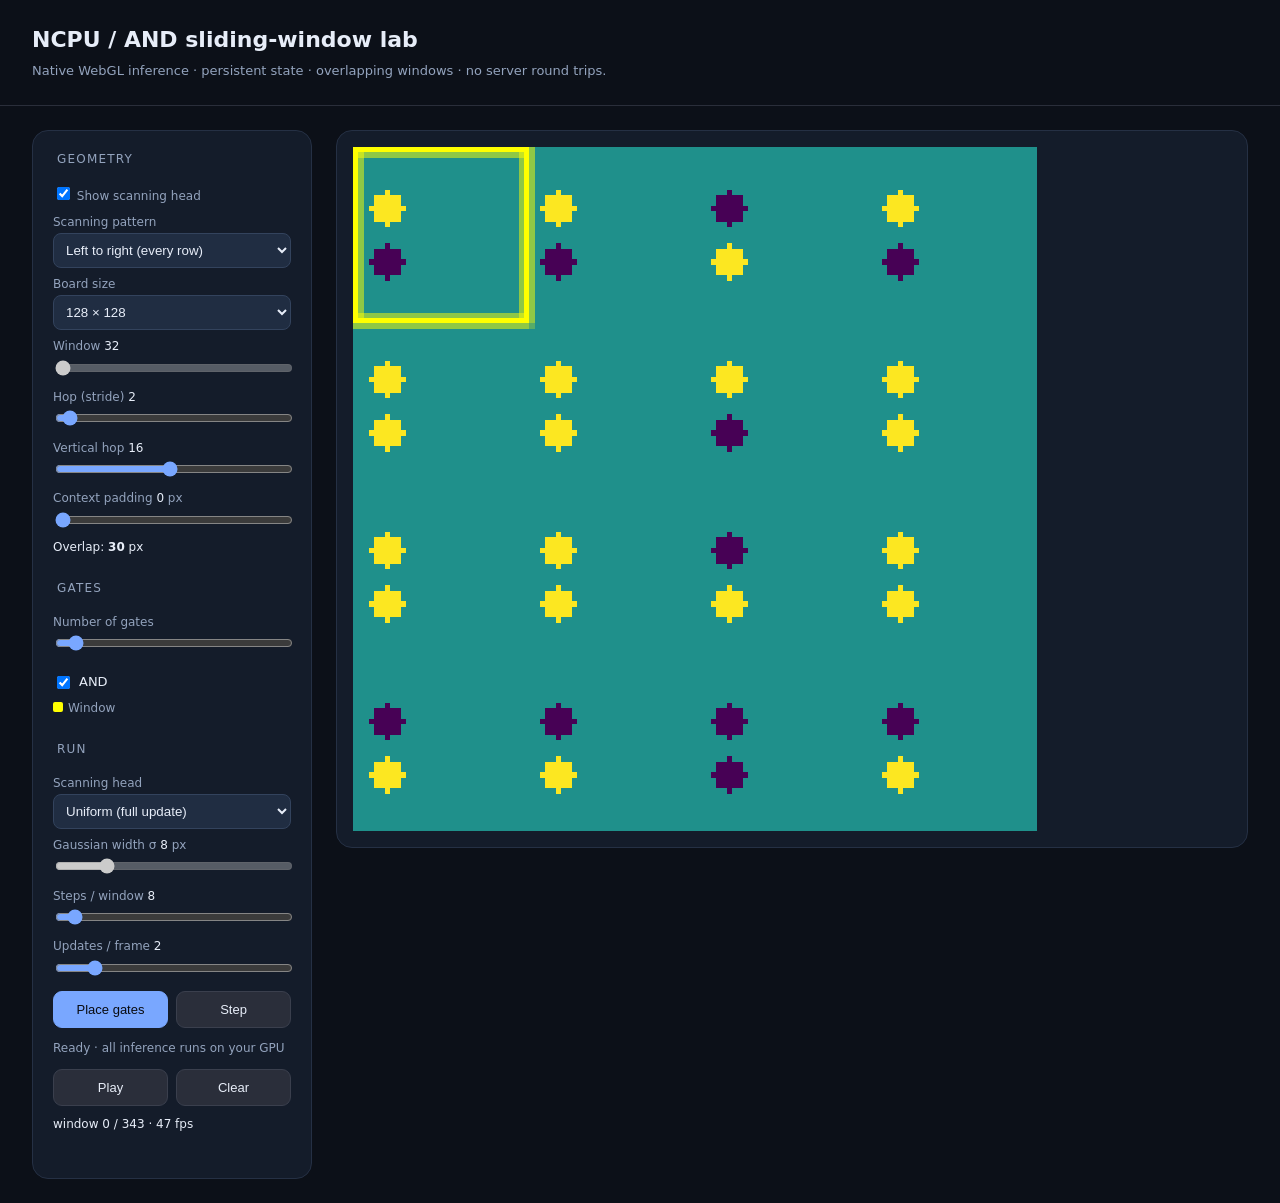
<file: demo/sweep.html>
<!DOCTYPE html>
<html lang="en">
<head>
<meta charset="utf-8">
<meta name="viewport" content="width=device-width, initial-scale=1">
<title>NCA sliding window</title>
<style>
  :root { --bg: #14161c; --panel: #1d2029; --fg: #e7e9ef; --muted: #8a8f9c; --accent: #5a8cff; }
  * { box-sizing: border-box; }
  body { margin: 0; background: var(--bg); color: var(--fg);
         font: 14px/1.45 system-ui, -apple-system, Segoe UI, Roboto, sans-serif; }
  header { padding: 14px 20px; border-bottom: 1px solid #2a2e3a; }
  header h1 { margin: 0 0 4px; font-size: 18px; }
  header p { margin: 0; color: var(--muted); font-size: 13px; }
  main { display: flex; gap: 0; align-items: flex-start; }
  #stage { position: relative; flex: 1 1 auto; min-width: 0; padding: 16px; }
  #board, #overlay { display: block; width: 100%; max-width: 78vh; height: auto;
                     image-rendering: pixelated; border: 1px solid #2a2e3a; }
  #overlay { position: absolute; top: 16px; left: 16px; pointer-events: none; }
  aside { width: 280px; padding: 16px; background: var(--panel);
          border-left: 1px solid #2a2e3a; align-self: stretch; }
  fieldset { border: 1px solid #2a2e3a; border-radius: 6px; margin: 0 0 14px; padding: 10px 12px; }
  legend { color: var(--muted); font-size: 12px; padding: 0 4px; }
  label { display: block; margin: 8px 0 2px; color: var(--muted); font-size: 12px; }
  input[type=range] { width: 100%; }
  .readout { color: var(--fg); font-size: 12px; }
  .row { display: flex; gap: 8px; }
  button { flex: 1; padding: 8px 10px; background: #2a2e3a; color: var(--fg);
           border: 1px solid #3a3f4d; border-radius: 6px; cursor: pointer; font-size: 13px; }
  button:hover { background: #343945; }
  button.primary { background: var(--accent); border-color: var(--accent); color: #0a0c12; }
  .checks label { display: inline-flex; align-items: center; gap: 6px; margin-right: 10px; color: var(--fg); font-size: 13px; }
  .legend { display: flex; gap: 14px; font-size: 12px; color: var(--muted); margin-top: 6px; }
  .dot { display: inline-block; width: 10px; height: 10px; border-radius: 2px; margin-right: 5px; }
  :root { --bg:#0c1018; --panel:#141c2a; --fg:#e7edf8; --muted:#93a3bd; --accent:#79a7ff; }
  header { padding:24px 32px; } header h1 { font-size:22px; margin-bottom:6px; }
  main { padding:24px 32px; gap:24px; flex-direction:row-reverse; }
  #stage { padding:16px; background:var(--panel); border:1px solid #253044; border-radius:16px; }
  #board, #overlay { max-width:76vh; border:0; }
  aside { border:1px solid #253044; border-radius:16px; padding:20px; }
  fieldset { border:0; padding:0; margin-bottom:24px; }
  legend { text-transform:uppercase; letter-spacing:.1em; margin-bottom:8px; }
  button { border-radius:9px; padding:10px; }
  input[type=range] { accent-color:var(--accent); }
  select { padding:8px; border-radius:8px; border:1px solid #33435d; background:#202d42; color:var(--fg); width:100%; }
  #status { color:var(--muted); font-size:12px; overflow-wrap:anywhere; }
  @media(max-width:760px){main{padding:16px;flex-direction:column;}aside{width:100%;}#board,#overlay{max-width:100%;}header{padding:20px;}}
</style>
</head>
<body>
<header>
  <h1>NCPU / AND sliding-window lab</h1>
  <p>Native WebGL inference · persistent state · overlapping windows · no server round trips.</p>
</header>
<main>
  <div id="stage">
    <canvas id="board"></canvas>
    <canvas id="overlay"></canvas>
  </div>
  <aside>
    <fieldset>
      <legend>Geometry</legend>
      <label><input type="checkbox" id="showWindow" checked> Show scanning head</label>
      <label for="scanningPattern">Scanning pattern</label>
      <select id="scanningPattern">
        <option value="raster" selected>Left to right (every row)</option>
        <option value="serpentine">Serpentine (alternating rows)</option>
        <option value="column">Top to bottom (then move right)</option>
        <option value="random">Random jumps (shuffled sweep)</option>
      </select>
      <label>Board size</label>
      <select id="boardSize">
        <option value="128">128 &times; 128</option>
        <option value="256">256 &times; 256</option>
        <option value="512">512 &times; 512</option>
        <option value="1024">1024 &times; 1024</option>
      </select>
      <label>Window <span class="readout" id="winOut">32</span></label>
      <input type="range" id="window" min="32" max="32" step="1" value="32" disabled>
      <label>Hop (stride) <span class="readout" id="hopOut">8</span></label>
      <input type="range" id="hop" min="1" max="32" value="2">
      <label>Vertical hop <span class="readout" id="verticalHopOut">16</span></label>
      <input type="range" id="verticalHop" min="1" max="32" value="16">
      <label for="contextPadding">Context padding <span class="readout" id="paddingOut">3</span> px</label>
      <input type="range" id="contextPadding" min="0" max="16" value="3">
      <div class="readout" style="margin-top:6px">Overlap: <b id="overlapOut">24</b> px</div>
    </fieldset>
    <fieldset>
      <legend>Gates</legend>
      <label>Number of gates</label>
      <input type="range" id="numGates" min="1" max="256" value="16">
      <div class="checks" style="margin-top:8px">
        <label><input type="checkbox" class="kind" value="AND" checked>AND</label>
      </div>
      <div class="legend">
        <span><span class="dot" style="background:#ffff00"></span>Window</span>
      </div>
    </fieldset>
    <fieldset>
      <legend>Run</legend>
      <label for="updateHead">Scanning head</label>
      <select id="updateHead">
        <option value="uniform">Uniform (full update)</option>
        <option value="gaussian">Gaussian (soft edges)</option>
      </select>
      <label for="maskSigma">Gaussian width σ <span class="readout" id="sigmaOut">8</span> px</label>
      <input type="range" id="maskSigma" min="2" max="32" value="8" disabled>
      <label>Steps / window <span class="readout" id="innerOut">8</span></label>
      <input type="range" id="innerSteps" min="1" max="128" value="8">
      <label>Updates / frame <span class="readout" id="speedOut">2</span></label>
      <input type="range" id="speed" min="1" max="8" value="2">
      <div class="row" style="margin-top:10px">
        <button id="place" class="primary">Place gates</button>
        <button id="step">Step</button>
      </div>
      <p id="status" role="status">Loading model…</p>
      <div class="row" style="margin-top:8px">
        <button id="play">Play</button>
        <button id="clear">Clear</button>
      </div>
      <div class="readout" style="margin-top:10px">
        window <span id="cursor">0</span> / <span id="total">0</span>
        &middot; <span id="fps">0</span> fps
      </div>
    </fieldset>
  </aside>
</main>

<script type="module">
import { SweepSim } from './js/sweep.js';

const $ = (id) => document.getElementById(id);
const board = $('board'), overlay = $('overlay'), octx = overlay.getContext('2d');

let model = null, sim = null, gates = [];
let playing = false, speed = 2, innerSteps = 48, raf = 0;
const params = new URLSearchParams(location.search);
for (const [key,id] of [['canvas','boardSize'],['gates','numGates'],['steps','innerSteps'],['hop','hop'],['verticalHop','verticalHop']]) {
  if (params.has(key)) {
    if (id === 'boardSize' && ![...$(id).options].some(o=>o.value===params.get(key))) $(id).add(new Option(params.get(key),params.get(key)));
    $(id).value=params.get(key);
  }
}
let lastT = performance.now(), frames = 0, fps = 0;

const CODES = { AND: -1, OR: 0.5, XOR: 1 };
const COLORS = { AND: '#ff5050', OR: '#50dc50', XOR: '#5a8cff' };

function geometry() {
  const win = +$('window').value;
  const inputPos = model.inputs, outPos = model.output, r = model.radius;
  return { win, inputPos, outPos, r };
}

function circle(arr, W, H, cx, cy, r, val) {
  const r2 = r * r;
  for (let dy = -r; dy <= r; dy++) for (let dx = -r; dx <= r; dx++) {
    if (dx * dx + dy * dy > r2) continue;
    const x = cx + dx, y = cy + dy;
    if (x < 0 || y < 0 || x >= W || y >= H) continue;
    arr[y * W + x] = val;
  }
}

function buildBoard(gates, W, H, win) {
  const input = new Float32Array(W * H).fill(0);
  const selector = new Float32Array(W * H).fill(0);
  const { inputPos, r } = geometry();
  for (const g of gates) {
    const x0 = g.tc * win, y0 = g.tr * win;
    for (let yy = 0; yy < win; yy++) for (let xx = 0; xx < win; xx++) {
      const px = x0 + xx, py = y0 + yy;
      if (px < W && py < H) selector[py * W + px] = CODES[g.gate];
    }
    circle(input, W, H, x0 + inputPos[0][0], y0 + inputPos[0][1], r, g.a ? 1 : -1);
    circle(input, W, H, x0 + inputPos[1][0], y0 + inputPos[1][1], r, g.b ? 1 : -1);
  }
  return { input, selector };
}

function placeRandomGates() {
  const W = +$('boardSize').value, win = +$('window').value;
  const nTiles = Math.floor(W / win);
  const kinds = [...document.querySelectorAll('.kind:checked')].map((e) => e.value);
  if (!kinds.length) return [];
  const total = nTiles * nTiles;
  const count = Math.min(+$('numGates').value, total);
  const chosen = new Set();
  while (chosen.size < count) chosen.add((Math.random() * total) | 0);
  const out = [];
  for (const idx of chosen) {
    out.push({
      tr: (idx / nTiles) | 0, tc: idx % nTiles,
      gate: kinds[(Math.random() * kinds.length) | 0],
      a: (Math.random() * 2) | 0, b: (Math.random() * 2) | 0,
    });
  }
  return out;
}

function rebuild(g) {
  const W = +$('boardSize').value, win = +$('window').value;
  const hop = Math.min(+$('hop').value, win);
  if (sim) { sim.dispose(); sim = null; }
  sim = new SweepSim(board, model, { W, H: W, winW: win, winH: win, strideX: hop, strideY: +$('verticalHop').value, scanningPattern: $('scanningPattern').value, contextPadding: +$('contextPadding').value, updateHead: $('updateHead').value, maskSigma: +$('maskSigma').value });
  board.width = W; board.height = W;
  overlay.width = W; overlay.height = W;
  $('total').textContent = sim.positions.length;
  gates = g;
  const { input, selector } = buildBoard(gates, W, W, win);
  sim.uploadBoard(input, selector);
  draw();
}

function draw() {
  if (!sim) return;
  sim.draw();
  const W = sim.W;
  octx.clearRect(0, 0, W, W);
  if ($('showWindow').checked) {
    const [y0, x0] = sim.currentWindow();
    octx.strokeStyle = '#ffff00'; octx.lineWidth = 2;
    octx.strokeRect(x0 + 0.5, y0 + 0.5, sim.winW, sim.winH);
  }
  $('cursor').textContent = sim.cursor;
}

function frame(now) {
  if (playing && sim) sim.tick(speed, innerSteps);
  draw();
  frames++;
  if (now - lastT >= 1000) { fps = Math.round(frames * 1000 / (now - lastT)); frames = 0; lastT = now; }
  $('fps').textContent = fps;
  raf = requestAnimationFrame(frame);
}

function updateReadouts() {
  const win = +$('window').value, hop = Math.min(+$('hop').value, win);
  $('winOut').textContent = win; $('hopOut').textContent = hop;
  $('overlapOut').textContent = win - hop;
  $('verticalHopOut').textContent = $('verticalHop').value;
  $('speedOut').textContent = $('speed').value;
  $('innerOut').textContent = $('innerSteps').value;
}

$('place').onclick = () => { playing = false; $('play').textContent = 'Play'; rebuild(placeRandomGates()); };
$('clear').onclick = () => {
  playing = false; $('play').textContent = 'Play';
  const W = +$('boardSize').value, win = +$('window').value;
  const z = new Float32Array(W * W);
  if (!sim) rebuild([]);
  else { gates = []; sim.uploadBoard(z, z); draw(); }
};
$('step').onclick = () => { if (sim) { sim.stepWindow(innerSteps); draw(); } };
$('play').onclick = () => { playing = !playing; $('play').textContent = playing ? 'Pause' : 'Play'; };
$('speed').oninput = () => { speed = +$('speed').value; updateReadouts(); };
$('innerSteps').oninput = () => { innerSteps = +$('innerSteps').value; updateReadouts(); };
function updateStride() {
  updateReadouts();
  if (sim) {
    sim.setStride(+$('hop').value, +$('verticalHop').value);
    $('total').textContent = sim.positions.length;
  }
}
$('hop').oninput = updateStride;
$('verticalHop').oninput = updateStride;
$('scanningPattern').onchange = () => {
  if (sim) { sim.setScanningPattern($('scanningPattern').value); draw(); }
};
$('showWindow').onchange = draw;
$('contextPadding').oninput = () => {
  $('paddingOut').textContent = $('contextPadding').value;
  if (sim) sim.setContextPadding(+$('contextPadding').value);
};
$('updateHead').onchange = () => {
  $('maskSigma').disabled = $('updateHead').value !== 'gaussian';
  if (sim) sim.updateHead = $('updateHead').value;
};
$('maskSigma').oninput = () => {
  $('sigmaOut').textContent = $('maskSigma').value;
  if (sim) sim.maskSigma = +$('maskSigma').value;
};
$('boardSize').onchange = () => { playing=false; $('play').textContent='Play'; rebuild(placeRandomGates()); };
$('window').oninput = updateReadouts;
window.addEventListener('keydown', (e) => {
  if (/INPUT|SELECT|BUTTON/.test(e.target.tagName)) return;
  if (e.code === 'Space') { e.preventDefault(); $('play').click(); }
  if (e.code === 'KeyS') $('step').click();
});

for (const id of ['place','clear','step','play']) $(id).disabled=true;
fetch(params.get('model') || 'data/window_gates.json')
  .then((r) => { if (!r.ok) throw new Error('HTTP ' + r.status); return r.json(); })
  .then((m) => {
    model = m;
    const savedPadding = m.training?.context_padding ?? 0;
    const requestedPadding = params.has('contextPadding') ? Number(params.get('contextPadding')) : savedPadding;
    $('contextPadding').value = Number.isInteger(requestedPadding) && requestedPadding >= 0 && requestedPadding <= 16 ? requestedPadding : savedPadding;
    $('paddingOut').textContent = $('contextPadding').value;
    $('updateHead').value = m.training?.update_head || 'uniform';
    $('maskSigma').value = m.training?.mask_sigma || 8;
    $('sigmaOut').textContent = $('maskSigma').value;
    $('maskSigma').disabled = $('updateHead').value !== 'gaussian';
    innerSteps=+$('innerSteps').value;
    updateReadouts(); rebuild(placeRandomGates());
    $('status').textContent='Ready · all inference runs on your GPU';
    for (const id of ['place','clear','step','play']) $(id).disabled=false;
    requestAnimationFrame(frame);
  })
  .catch((err) => { $('status').textContent='Failed to load model: '+err.message; });
</script>
</body>
</html>
</file>
<file: css/style.css>
/* --------------------------------------------------------------------------
   Warm paper, single column, technical/lab-notebook chrome. Monospace labels,
   grotesque headings, one signal-red accent. No frameworks, nothing off-network.
   -------------------------------------------------------------------------- */

:root {
  --paper:   #f1e9d6;
  --paper-2: #ece2c9;
  --panel:   #f6f0df;
  --ink:     #221f19;
  --ink-2:   #48443b;
  --ink-3:   #857c68;
  --rule:    #d3c9ac;
  --rule-2:  #c3b791;
  --accent:  #ab3520;
  --ok:      #4a6a34;
  --mono: ui-monospace, "SF Mono", "JetBrains Mono", "DejaVu Sans Mono", Menlo, Consolas, monospace;
  --sans: system-ui, -apple-system, "Segoe UI", Roboto, Helvetica, Arial, sans-serif;
}
* { box-sizing: border-box; }
html { -webkit-text-size-adjust: 100%; }

body {
  margin: 0;
  color: var(--ink);
  background-color: var(--paper);
  background-image:
    radial-gradient(1200px 480px at 50% -6%, rgba(255,252,244,0.6), transparent 70%),
    repeating-linear-gradient(0deg, rgba(120,96,50,0.022) 0 1px, transparent 1px 3px),
    repeating-linear-gradient(90deg, rgba(120,96,50,0.022) 0 1px, transparent 1px 3px);
  font-family: var(--sans);
  font-size: 17px;
  line-height: 1.62;
  -webkit-font-smoothing: antialiased;
  text-rendering: optimizeLegibility;
  overflow-x: hidden;   /* the full-bleed citation band uses 100vw */
}

.wrap { max-width: 52rem; margin: 0 auto; padding: 3rem 1.5rem 6rem; }

/* ---- masthead ----------------------------------------------------------- */
header.masthead { margin-bottom: 2.4rem; }
/* work-in-progress pin: flat, square, tiny */
.wip { display: inline-block; font-family: var(--mono); font-size: 0.56rem; font-weight: 700;
       letter-spacing: 0.12em; text-transform: uppercase; color: var(--ink-2);
       background: var(--paper-2); border: 1px solid var(--rule); padding: 0.2em 0.4em; }
h1.title {
  font-family: var(--sans); font-weight: 700;
  font-size: clamp(1.7rem, 4.4vw, 2.4rem); line-height: 1.08;
  letter-spacing: -0.025em; margin: 0 0 1rem;
}
h1.title em { font-style: normal; color: var(--accent); }
.byline { font-family: var(--sans); font-size: 0.82rem; color: var(--ink-3); margin: 0.1rem 0 1.1rem; font-weight: 400; }
.byline .name { color: var(--ink-2); font-weight: 500; }
a.name { text-decoration: none; border-bottom: 1px solid var(--rule-2); }
a.name:hover { color: var(--accent); border-color: var(--accent); }
.byline .aff { font-style: italic; color: var(--ink-3); }
.byline .aff::before { content: "· "; color: var(--rule-2); font-style: normal; margin: 0 0.15rem 0 0.4rem; }
.byline .sep { color: var(--rule-2); margin: 0 0.7rem; }
.subtitle { font-size: 1.12rem; color: var(--ink-2); margin: 0; line-height: 1.5; }

/* ---- sections ----------------------------------------------------------- */
section { margin: 3rem 0; }
.seclabel {
  font-family: var(--mono); font-size: 0.7rem; letter-spacing: 0.18em;
  text-transform: uppercase; color: var(--accent); margin-bottom: 0.5rem;
}
h2 { font-family: var(--sans); font-weight: 700; font-size: 1.6rem; letter-spacing: -0.02em; line-height: 1.12; margin: 0 0 1rem; }
h3 { font-family: var(--mono); font-weight: 600; font-size: 0.8rem; letter-spacing: 0.06em; text-transform: uppercase; margin: 2rem 0 0.6rem; padding-bottom: 0.3rem; border-bottom: 1px solid var(--rule); }
p { margin: 0 0 1.05rem; }
p.lead { font-size: 1.08rem; }
a { color: var(--accent); text-underline-offset: 2px; }
strong { font-weight: 650; }
code { font-family: var(--mono); font-size: 0.86em; background: rgba(120,96,50,0.12); padding: 0.05em 0.34em; border-radius: 2px; }
.note { font-family: var(--mono); font-size: 0.76rem; line-height: 1.55; color: var(--ink-3); border-left: 2px solid var(--rule-2); padding-left: 0.9rem; margin: 1.2rem 0; }

/* ---- spec strip (after the demo) --------------------------------------- */
.spec { display: grid; grid-template-columns: repeat(auto-fit, minmax(14rem, 1fr)); gap: 0 1.6rem; border-top: 1px solid var(--rule); border-bottom: 1px solid var(--rule); padding: 0.9rem 0; margin: 1.4rem 0; }
.spec div { font-family: var(--mono); font-size: 0.76rem; color: var(--ink-2); padding: 0.2rem 0; }
.spec .lab { color: var(--ink-3); letter-spacing: 0.08em; text-transform: uppercase; font-size: 0.64rem; }

/* ---- instrument panel --------------------------------------------------- */
.panelbox { background: #faf6ea; border: 1px solid var(--ink); margin: 1.6rem 0; box-shadow: 3px 3px 0 rgba(34,31,25,0.09); }
.panelbox > .hd { display: flex; justify-content: space-between; align-items: center; font-family: var(--mono); font-size: 0.66rem; letter-spacing: 0.14em; text-transform: uppercase; color: var(--ink); background: var(--paper-2); border-bottom: 1px solid var(--ink); padding: 0.5rem 0.8rem; }
.panelbox > .hd .rt { color: var(--accent); }
.panelbox > .bd { padding: 1rem; }
.caption { font-family: var(--mono); font-size: 0.72rem; line-height: 1.55; color: var(--ink-3); border-top: 1px solid var(--rule); padding: 0.7rem 0.8rem; background: var(--paper-2); }
.caption b { color: var(--ink-2); font-weight: 600; }

/* demo: three columns — inputs · plate · outputs — so each control sits on the
   same side as its circles and wires never cross the grid. Wraps on narrow. */
/* three columns spread across the width with the plate in the middle */
.demo { display: flex; gap: 2rem; flex-wrap: wrap; align-items: flex-start; justify-content: space-between; position: relative; }
/* connector layer sits above the plate (so the white stubs show over the field)
   but below the control columns (so wires tuck behind the buttons and dots) */
.connectors { position: absolute; inset: 0; width: 100%; height: 100%; pointer-events: none; overflow: visible; z-index: 2; }
.connectors path { fill: none; stroke-linejoin: round; stroke-linecap: round; transition: opacity .18s; }
.stage { display: flex; flex-direction: column; align-items: center; gap: 0.5rem; padding: 8px 0; position: relative; z-index: 1; }
.screen { display: flex; align-items: flex-start; justify-content: center; }
/* plate + progress bar move together and stay the same width as the grid */
.plate-wrap { display: flex; flex-direction: column; align-items: stretch; gap: 7px; }
/* the grid sits on its own dark surface with a hairline border */
.plate { position: relative; line-height: 0; box-sizing: content-box; border: 1px solid var(--ink); background: #3b0f4f; align-self: center; }
canvas#field { display: block; background: #3b0f4f; image-rendering: pixelated; image-rendering: crisp-edges; }
svg.overlay { position: absolute; inset: 0; width: 100%; height: 100%; pointer-events: none; }
svg.overlay circle { transition: stroke 0.2s, stroke-opacity 0.2s; }

.progress { }
.pbar { height: 3px; background: var(--rule); position: relative; overflow: hidden; }
.pbar > i { position: absolute; inset: 0 auto 0 0; width: 0; background: var(--accent); }
.pmeta { font-family: var(--mono); font-size: 0.64rem; color: var(--ink-3); margin-top: 0.3rem; letter-spacing: 0.04em; }
.verdict { font-family: var(--mono); font-size: 0.78rem; padding: 0.4rem 0.55rem; border: 1px solid var(--rule); color: var(--ink-2); background: var(--paper); display: flex; align-items: center; gap: 0.4rem; white-space: nowrap; }
.verdict.pass { border-color: var(--ok); color: var(--ok); background: rgba(74,106,52,0.08); }
.verdict.fail { border-color: var(--accent); color: var(--accent); background: rgba(171,53,32,0.07); }
.verdict.run { color: var(--ink-3); }
.verdict .mk { font-weight: 700; }

.stage { flex: 0 0 auto; order: 2; }
/* control columns sit above the connector layer, so wires run behind them */
.col { display: flex; flex-direction: column; gap: 0.9rem; position: relative; z-index: 3; }
.col-in  { order: 1; flex: 0 1 17.5rem; min-width: 15rem; }
.col-out { order: 3; flex: 0 1 7rem; min-width: 6rem; }
.col h4 { font-family: var(--mono); font-size: 0.62rem; letter-spacing: 0.14em; text-transform: uppercase; color: var(--ink-3); margin: 0 0 0.45rem; padding-bottom: 0.26rem; border-bottom: 1px solid var(--rule); }

.tabs { display: flex; flex-wrap: wrap; gap: 0.28rem; }
.tab { font-family: var(--mono); font-size: 0.68rem; background: var(--paper); color: var(--ink-2); border: 1px solid var(--rule); padding: 0.3rem 0.5rem; cursor: pointer; }
.tab:hover { border-color: var(--ink-3); color: var(--ink); }
.tab.active { background: var(--ink); color: var(--paper); border-color: var(--ink); }

/* inputs: grouped horizontal rows (one row per operand). A fixed min-height keeps
   the block the same size across functions so the layout never jitters. */
#inputBits { display: flex; flex-direction: column; justify-content: center; gap: 0.5rem; margin: 1.4rem 0; min-height: 4.6rem; }
.bit-row { display: flex; align-items: center; gap: 0.26rem; flex-wrap: wrap; }
.operand-tag { font-family: var(--mono); font-weight: 700; font-size: 0.74rem; width: 1rem; color: var(--accent); }
.operand-val { font-family: var(--mono); font-size: 0.74rem; color: var(--ink-3); margin-left: 0.35rem; min-width: 2ch; text-align: right; }
.bit { font-family: var(--mono); font-size: 0.64rem; font-weight: 600; width: 1.2rem; height: 1.45rem; cursor: pointer; border-radius: 2px; background: var(--paper); color: var(--ink-3); border: 1px solid var(--ink-3); padding: 0; }
.bit:hover { border-color: var(--ink); }
.bit.on { background: var(--ink); color: var(--paper); border-color: var(--ink); }
.num-in { font-family: var(--mono); font-size: 0.8rem; width: 3.6rem; padding: 0.2rem 0.4rem; background: var(--paper); color: var(--ink); border: 1px solid var(--ink-3); border-radius: 2px; }
.num-in:focus { outline: none; border-color: var(--accent); }
.bit-cluster { display: inline-flex; gap: 0.18rem; }
.expr { font-family: var(--mono); font-size: 0.84rem; color: var(--ink); background: var(--paper); border: 1px dashed var(--rule-2); padding: 0.38rem 0.55rem; }
.live-num { font-family: var(--mono); font-size: 1.15rem; font-weight: 700; color: var(--ink-3); min-height: 1.4rem; letter-spacing: 0.02em; }
.live-num.ok { color: var(--ok); }
.live-num.bad { color: var(--accent); }

/* outputs: a vertical stack, one dot per line, mirroring the grid's output column */
.readout { display: flex; flex-direction: column; gap: 0.28rem; align-items: flex-start; }
.out-line { display: flex; align-items: center; gap: 0.4rem; }
.out-dot { width: 1.2rem; height: 1.2rem; border-radius: 50%; border: 1px solid var(--ink-3); background: var(--paper-2); transition: background .25s, box-shadow .25s, border-color .25s; }
.out-dot.hi { background: var(--ink); }
.out-dot.ok { border-color: var(--ok); box-shadow: 0 0 0 2px rgba(74,106,52,0.28); }
.out-dot.bad { border-color: var(--accent); box-shadow: 0 0 0 2px rgba(171,53,32,0.3); }
.out-lbl { font-family: var(--mono); font-size: 0.55rem; color: var(--ink-3); }

/* compact controls: buttons + short sliders on tidy rows */
.btn-row { display: flex; gap: 0.32rem; }
button.ctl { font-family: var(--mono); font-size: 0.64rem; letter-spacing: 0.05em; text-transform: uppercase; cursor: pointer; background: var(--paper); color: var(--ink); border: 1px solid var(--ink); padding: 0.38rem 0.5rem; flex: 1; }
button.ctl:hover { background: var(--ink); color: var(--paper); }
.knobs { display: flex; flex-wrap: wrap; gap: 0.5rem 1rem; align-items: center; font-family: var(--mono); font-size: 0.64rem; color: var(--ink-2); }
.knob { display: flex; align-items: center; gap: 0.4rem; }
.knob .lab { color: var(--ink-3); text-transform: uppercase; letter-spacing: 0.05em; font-size: 0.6rem; }
.knob input[type=range] { width: 70px; accent-color: var(--accent); }
.knob .val { min-width: 3.4ch; }
.toggle { display: flex; align-items: center; gap: 0.4rem; cursor: pointer; }
.toggle input { accent-color: var(--accent); }
.metaline { font-family: var(--mono); font-size: 0.6rem; color: var(--ink-3); }
.metaline span { color: var(--ink-2); }
#simStatus { color: var(--accent); font-family: var(--mono); font-size: 0.68rem; text-transform: none; letter-spacing: 0; }

/* ---- figure image ------------------------------------------------------- */
figure.fig { margin: 0.7rem 0 1.3rem; }
figure.fig img { width: 100%; height: auto; display: block; image-rendering: auto; }
figure.fig figcaption { font-family: var(--mono); font-size: 0.72rem; color: var(--ink-3); line-height: 1.5; margin-top: 0.6rem; }
figure.fig figcaption b { color: var(--ink-2); font-weight: 600; }

/* ---- tables ------------------------------------------------------------- */
table.data { width: 100%; border-collapse: collapse; font-size: 0.84rem; margin: 1.2rem 0; }
table.data caption { font-family: var(--mono); font-size: 0.62rem; letter-spacing: 0.1em; text-transform: uppercase; color: var(--ink-3); text-align: left; margin-bottom: 0.55rem; }
table.data th, table.data td { text-align: left; padding: 0.38rem 0.6rem; border-bottom: 1px solid var(--rule); }
table.data th { font-family: var(--mono); font-size: 0.62rem; letter-spacing: 0.05em; text-transform: uppercase; color: var(--ink-3); font-weight: 600; border-bottom: 1px solid var(--ink-3); }
table.data td.num, table.data th.num { text-align: right; font-family: var(--mono); font-variant-numeric: tabular-nums; font-size: 0.8rem; }
.tag-pass { color: var(--ok); font-family: var(--mono); font-size: 0.72rem; }
.tag-fail { color: var(--accent); font-family: var(--mono); font-size: 0.72rem; }

/* ---- stat cards --------------------------------------------------------- */
.cards { display: grid; grid-template-columns: repeat(auto-fit, minmax(12rem, 1fr)); border: 1px solid var(--ink); margin: 1.4rem 0; }
.card { padding: 0.9rem; border-right: 1px solid var(--rule); }
.card:last-child { border-right: 0; }
.card .k { font-family: var(--mono); font-size: 1.8rem; color: var(--accent); line-height: 1; display: block; margin-bottom: 0.3rem; }
.card .kt { font-family: var(--mono); font-size: 0.6rem; letter-spacing: 0.08em; text-transform: uppercase; color: var(--ink-3); }
.card p { font-size: 0.86rem; margin: 0.45rem 0 0; color: var(--ink-2); }
@media (max-width: 560px) { .card { border-right: 0; border-bottom: 1px solid var(--rule); } }

/* ---- steps -------------------------------------------------------------- */
.steps { counter-reset: step; margin: 1.2rem 0; border-top: 1px solid var(--rule); }
.step-item { display: flex; gap: 0.9rem; padding: 0.8rem 0; border-bottom: 1px solid var(--rule); }
.step-item::before { counter-increment: step; content: "0" counter(step); font-family: var(--mono); font-size: 0.76rem; color: var(--accent); flex: 0 0 1.8rem; }
.step-item h4 { font-family: var(--mono); font-size: 0.76rem; letter-spacing: 0.03em; text-transform: uppercase; margin: 0 0 0.25rem; border: 0; padding: 0; }
.step-item p { margin: 0; font-size: 0.9rem; color: var(--ink-2); }

/* ---- schematic ---------------------------------------------------------- */
.schematic { width: 100%; height: auto; }
.schematic .wire { fill: none; stroke: var(--ink-2); stroke-width: 1; }
.schematic .box { fill: var(--panel); stroke: var(--ink); stroke-width: 1; }
.schematic .cell { fill: none; stroke: var(--rule-2); stroke-width: 0.8; }
.schematic .cellc { fill: var(--accent); opacity: 0.85; }
.schematic text { font-family: var(--mono); fill: var(--ink); }
.schematic .lbl { font-size: 9px; }
.schematic .sub { font-size: 7px; fill: var(--ink-3); }

/* ---- citations & references -------------------------------------------- */
.cite { font-size: 0.7em; vertical-align: super; line-height: 0; color: var(--accent); text-decoration: none; padding: 0 0.1em; font-family: var(--mono); }
.cite::before { content: "["; }
.cite::after { content: "]"; }
ol.refs { padding-left: 1.4rem; margin: 1rem 0 0; }
ol.refs li { font-size: 0.9rem; color: var(--ink-2); margin-bottom: 0.7rem; line-height: 1.5; }
ol.refs li::marker { color: var(--accent); font-family: var(--mono); font-size: 0.85rem; }
ol.refs em { color: var(--ink-3); }

/* ---- citation block ------------------------------------------------------
   Full-bleed band: breaks out of .wrap to the viewport edges, faint and light,
   with the text held to the same measure as the rest of the page. */
.citeband {
  width: 100vw; margin-left: calc(50% - 50vw); margin-right: calc(50% - 50vw);
  margin-top: 3.5rem; padding: 1.6rem 0 1.8rem;
  background: rgba(255,252,244,0.55);
  border-top: 1px solid var(--rule); border-bottom: 1px solid var(--rule);
}
.citeband-inner { max-width: 52rem; margin: 0 auto; padding: 0 1.5rem; }
.citeband .seclabel { margin-bottom: 0.7rem; }
.cite-line { font-size: 0.82rem; line-height: 1.45; color: var(--ink-2); margin: 0; }
.cite-line em { color: var(--ink); font-style: italic; }
.bibbox { border: 1px solid var(--rule); background: var(--panel); margin-top: 0.9rem; }
.bibbox > .hd { display: flex; justify-content: space-between; align-items: center;
  font-family: var(--mono); font-size: 0.6rem; letter-spacing: 0.14em; text-transform: uppercase;
  color: var(--ink-3); background: rgba(255,252,244,0.6); border-bottom: 1px solid var(--rule);
  padding: 0.35rem 0.7rem; }
.copybtn { font-family: var(--mono); font-size: 0.58rem; letter-spacing: 0.08em; text-transform: uppercase;
  cursor: pointer; background: var(--paper); color: var(--ink-2); border: 1px solid var(--rule-2);
  padding: 0.18rem 0.5rem; }
.copybtn:hover { background: var(--accent); color: var(--paper); border-color: var(--accent); }
/* the size and leading must sit on the <pre> itself — its own strut sets the line
   boxes, so putting them only on the inner <code> leaves body leading behind */
.bibbox pre { margin: 0; padding: 0.7rem 0.8rem; overflow-x: auto;
  font-family: var(--mono); font-size: 0.7rem; line-height: 1.4; color: var(--ink-2); }
.bibbox code { font: inherit; line-height: inherit; color: inherit;
  background: none; padding: 0; white-space: pre; }

/* no rule here — the citation band above already closes with one */
footer { margin-top: 1.4rem; font-size: 0.84rem; color: var(--ink-2); }
footer .mono { color: var(--ink-3); font-size: 0.7rem; }

/* always-visible link to the source */
.gh-btn {
  position: fixed; top: 1rem; right: 1rem; z-index: 100;
  display: inline-flex; align-items: center; gap: 0.4rem;
  font-family: var(--mono); font-size: 0.72rem; letter-spacing: 0.08em; text-transform: uppercase;
  color: var(--paper); background: var(--accent); border: 1px solid var(--ink);
  padding: 0.45rem 0.7rem; text-decoration: none;
  box-shadow: 2px 2px 0 rgba(34,31,25,0.25);
}
.gh-btn:hover { background: var(--ink); }
.gh-btn svg { width: 15px; height: 15px; display: block; }
/* conference credit, sitting next to the source link. Not one link: each half
   points at its own artefact, so they are separate anchors inside one pill. */
.credit {
  position: fixed; top: 1rem; left: 1rem; z-index: 100;
  display: inline-flex; flex-direction: column; align-items: flex-start; gap: 0.3rem;
  font-family: var(--mono); font-size: 0.72rem; letter-spacing: 0.08em; text-transform: uppercase;
  color: var(--ink); background: var(--paper); border: 1px solid var(--ink);
  padding: 0.45rem 0.7rem;
  box-shadow: 2px 2px 0 rgba(34,31,25,0.25);
}
.credit svg { width: 14px; height: 14px; display: block; flex: 0 0 auto; }
.credit .yr { color: var(--accent); font-weight: 700; }
.credit .hd { display: flex; align-items: center; gap: 0.4rem; }
.credit a { color: var(--ink); text-decoration: none; border-bottom: 1px solid var(--rule-2); }
.credit a:hover { color: var(--accent); border-color: var(--accent); }
/* no slides yet — plain text until there is something to point at */
.credit .soon { color: var(--ink-3); }

@media (max-width: 560px) { .gh-btn span { display: none; } .gh-btn { padding: 0.45rem; } }
</file>
